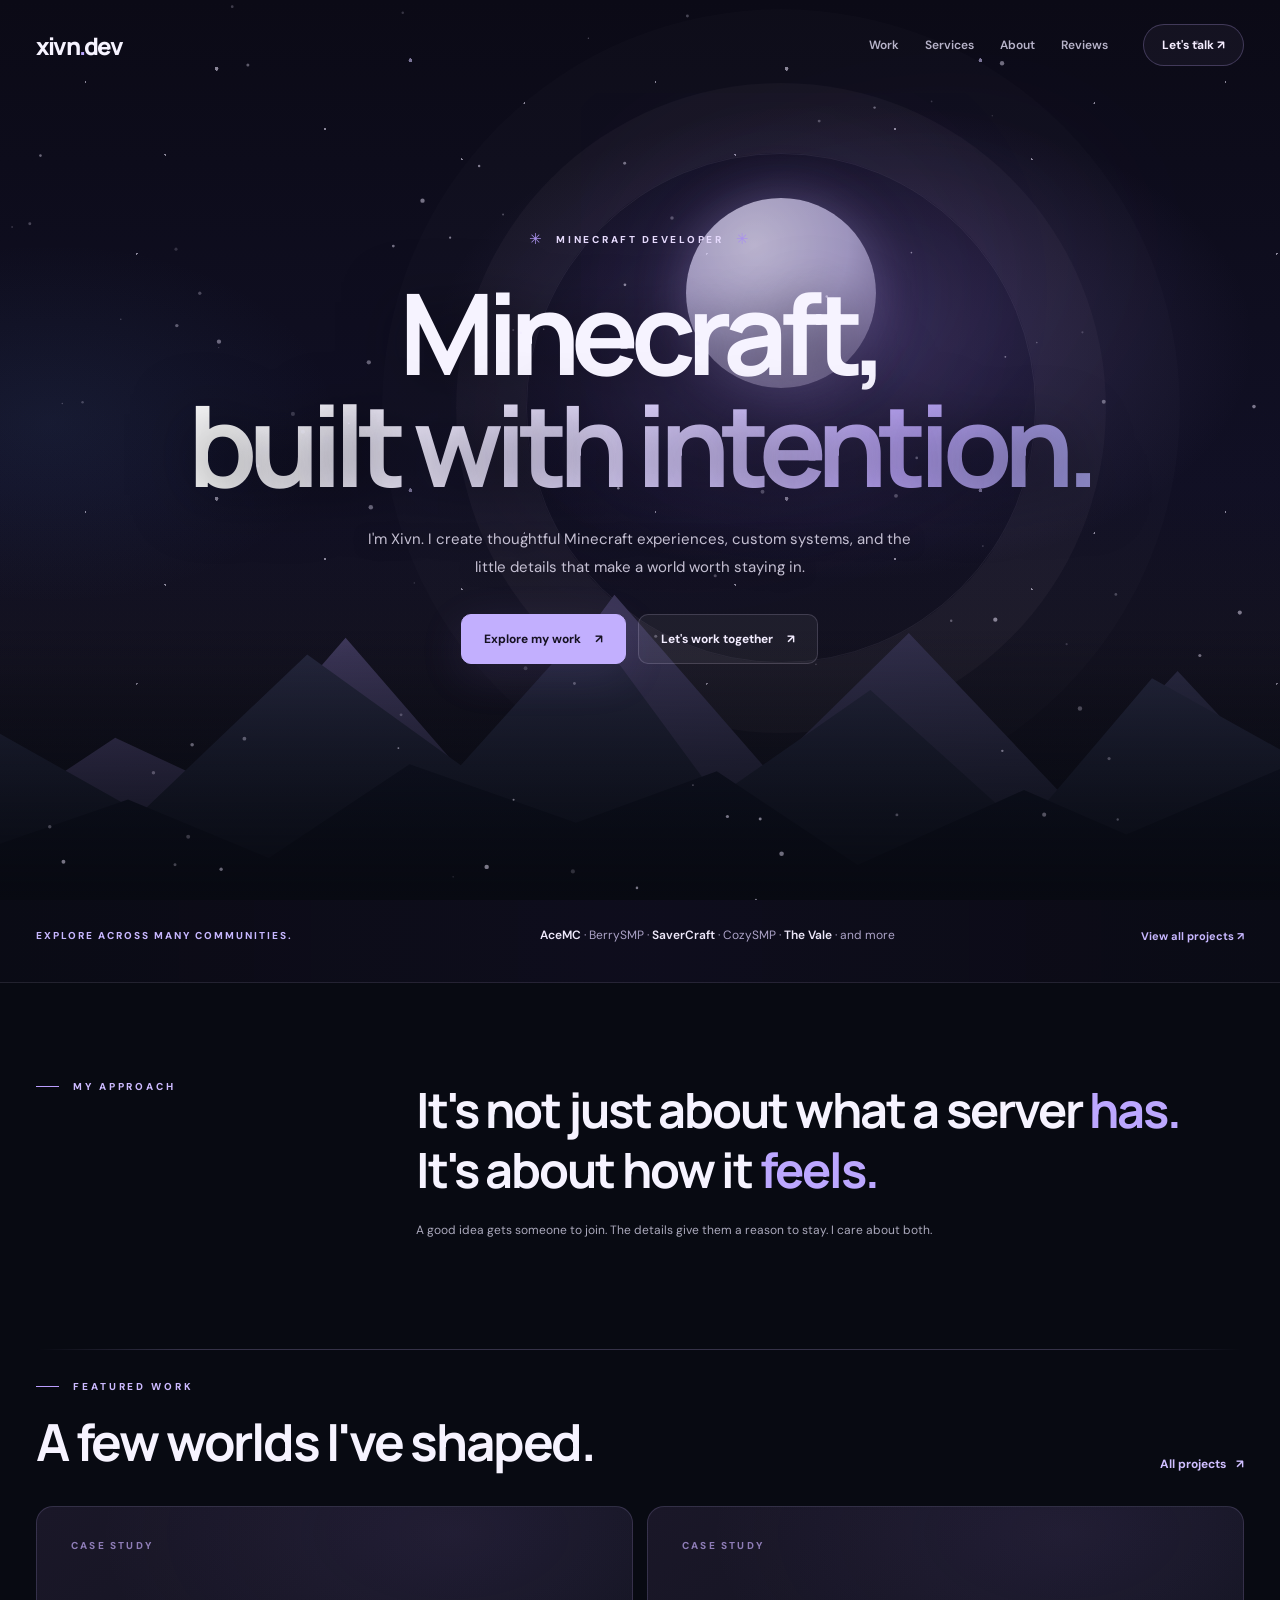
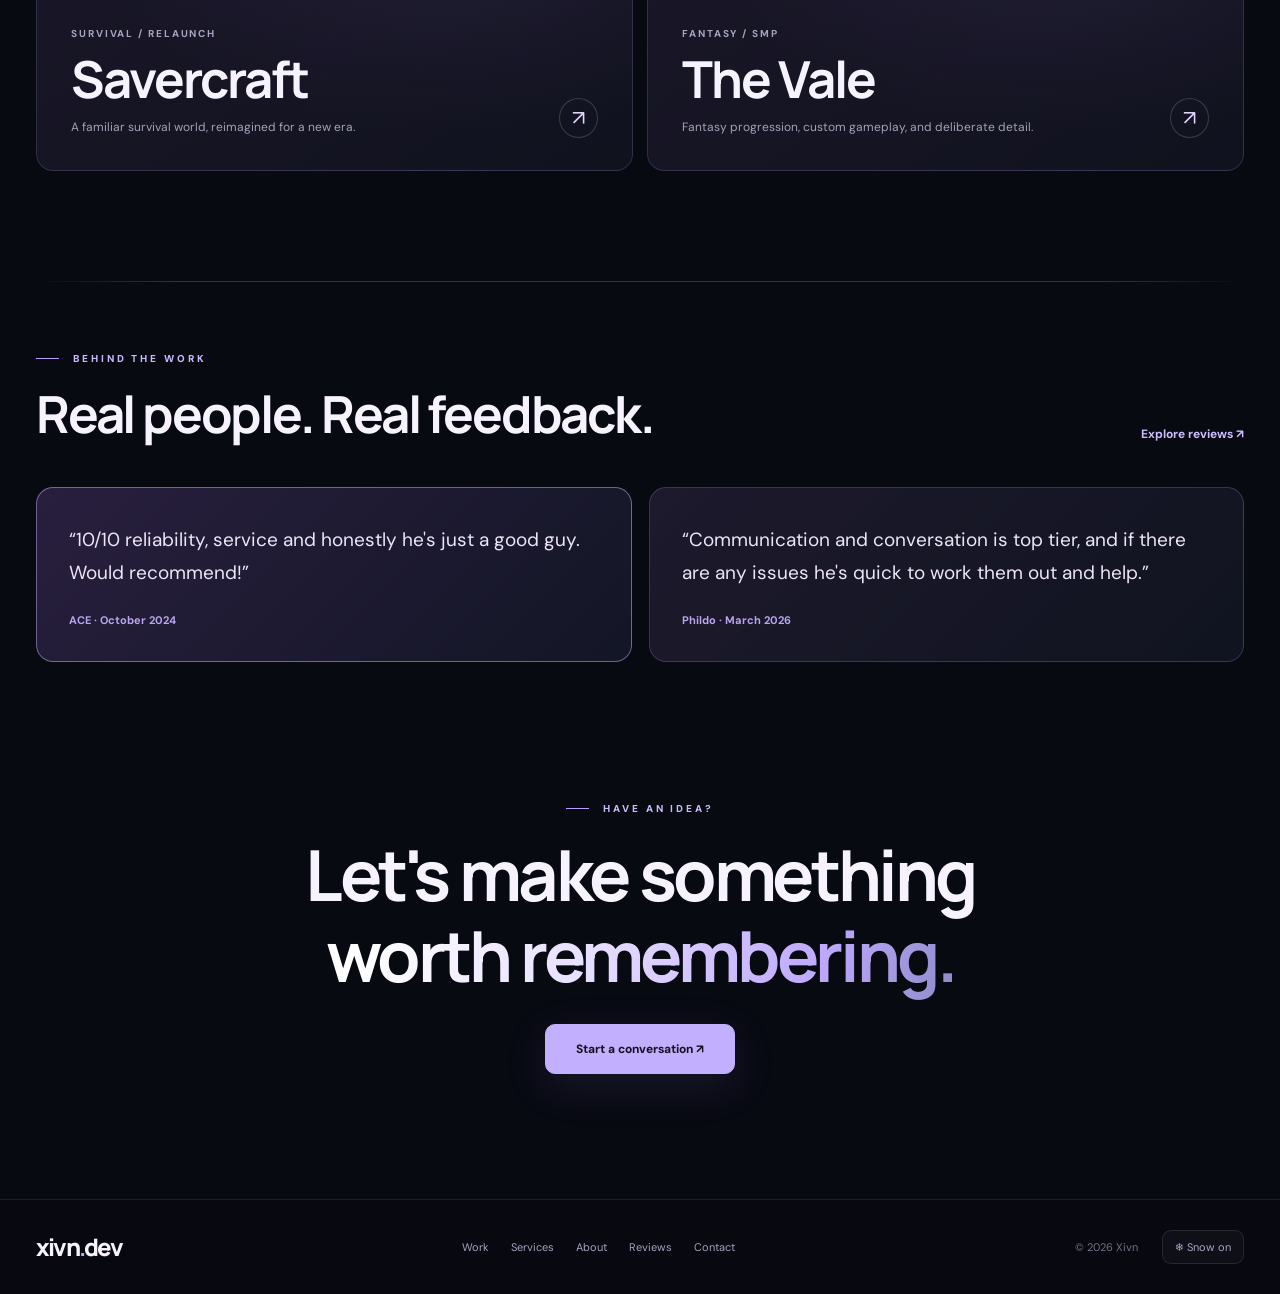
<file: index.html>
<!DOCTYPE html>

<html lang="en"><head><meta charset="utf-8"/><meta content="width=device-width,initial-scale=1" name="viewport"/><meta content="#080a12" name="theme-color"/><meta content="Minecraft development, custom gameplay, and thoughtful server experiences." name="description"/><title>xivn.dev</title><link href="styles.css" rel="stylesheet"/><link href="favicon.svg" rel="icon" type="image/svg+xml"/><meta content="website" property="og:type"/><meta content="xivn.dev" property="og:site_name"/><meta content="xivn.dev" property="og:title"/><meta content="Minecraft development, custom gameplay, and thoughtful server experiences." property="og:description"/><meta content="en_US" property="og:locale"/><meta content="summary" name="twitter:card"/><meta content="xivn.dev" name="twitter:title"/><meta content="Minecraft development, custom gameplay, and thoughtful server experiences." name="twitter:description"/></head><body><div aria-hidden="true" class="main-bg"></div><canvas aria-hidden="true" id="snow"></canvas><header class="navbar"><div class="wrap nav-inner"><a aria-label="xivn.dev homepage" class="logo" href="index.html">xivn<b>.</b>dev</a><nav aria-label="Main navigation" class="navlinks"><a class="" href="work.html">Work</a><a class="" href="services.html">Services</a><a class="" href="about.html">About</a><a href="reviews.html">Reviews</a></nav><a class="nav-action" href="contact.html">Let's talk <span aria-hidden="true">↗</span></a><button aria-controls="mobile-menu" aria-expanded="false" aria-label="Toggle navigation" class="mobile-trigger" data-menu-trigger="" type="button">☰</button></div></header><nav aria-label="Mobile navigation" class="mobile-menu" id="mobile-menu"><a href="index.html">Home</a><a href="work.html">Work</a><a href="services.html">Services</a><a href="about.html">About</a><a href="reviews.html">Reviews</a><a href="contact.html">Contact</a></nav><main id="main"><section aria-labelledby="hero-title" class="hero"><div aria-hidden="true" class="stars"></div><div aria-hidden="true" class="aurora"></div><div aria-hidden="true" class="moon-rings"></div><div aria-hidden="true" class="moon"></div><div aria-hidden="true" class="mountain far"></div><div aria-hidden="true" class="mountain mid"></div><div aria-hidden="true" class="mountain near"></div><div class="hero-content"><div class="hero-eyebrow">Minecraft Developer</div><h1 id="hero-title">Minecraft,<br/><span class="gradient">built with intention.</span></h1><p class="hero-sub">I'm Xivn. I create thoughtful Minecraft experiences, custom systems, and the little details that make a world worth staying in.</p><div class="hero-actions"><a class="btn btn-primary" href="work.html">Explore my work <span aria-hidden="true">↗</span></a><a class="btn btn-secondary" href="contact.html">Let's work together <span aria-hidden="true">↗</span></a></div></div></section>
<section class="credibility"><div class="wrap credibility-inner"><span class="micro">Explore across many communities.</span><span class="names"><b>AceMC</b> · BerrySMP · <b>SaverCraft</b> · CozySMP · <b>The Vale</b> · and more</span><a href="work.html">View all projects ↗</a></div></section><section class="wrap home-intro" id="intro"><div class="kicker reveal">My approach</div><div class="reveal"><h2>It's not just about what a server <em>has.</em><br/>It's about how it <em>feels.</em></h2><p class="small">A good idea gets someone to join. The details give them a reason to stay. I care about both.</p></div></section><div class="wrap thin-rule"></div>
<section class="wrap home-work"><div class="section-header reveal"><div><span class="kicker">Featured work</span><h2>A few worlds I've shaped.</h2></div><a class="btn-link" href="work.html">All projects <span aria-hidden="true">↗</span></a></div><div class="feature-grid"><a aria-label="View the SaverCraft project" class="feature-card reveal" href="projects/savercraft.html"><div class="feature-info"><div><span class="meta">Survival / Relaunch</span><h3>Savercraft</h3><p>A familiar survival world, reimagined for a new era.</p></div><span aria-hidden="true" class="feature-arrow">↗</span></div></a><a aria-label="View The Vale project" class="feature-card reveal" href="projects/the-vale.html"><div class="feature-info"><div><span class="meta">Fantasy / SMP</span><h3>The Vale</h3><p>Fantasy progression, custom gameplay, and deliberate detail.</p></div><span aria-hidden="true" class="feature-arrow">↗</span></div></a></div></section><div class="wrap thin-rule"></div>
<section class="wrap" style="padding:70px 0 10px"><div class="section-header reveal"><div><span class="kicker">Behind the work</span><h2>Real people. Real feedback.</h2></div><div><a class="btn-link" href="reviews.html">Explore reviews ↗</a></div></div></section><section class="wrap review-teaser-grid"><article class="review-teaser reveal lead-review"><blockquote>“10/10 reliability, service and honestly he's just a good guy. Would recommend!”</blockquote><span class="review-by">ACE · October 2024</span></article><article class="review-teaser reveal"><blockquote>“Communication and conversation is top tier, and if there are any issues he's quick to work them out and help.”</blockquote><span class="review-by">Phildo · March 2026</span></article></section><section class="home-close wrap reveal"><span class="kicker" style="justify-content:center">Have an idea?</span><h2>Let's make something<br/><span class="gradient">worth remembering.</span></h2><a class="btn btn-primary" href="contact.html">Start a conversation ↗</a></section></main><footer class="footer"><div class="wrap footer-inner"><a class="logo" href="index.html">xivn<b>.</b>dev</a><nav aria-label="Footer" class="footer-nav"><a href="work.html">Work</a><a href="services.html">Services</a><a href="about.html">About</a><a href="reviews.html">Reviews</a><a href="contact.html">Contact</a></nav><div class="footer-right"><span class="footer-note">© 2026 Xivn</span><button aria-pressed="true" class="snow-control" data-snow-toggle="" type="button">❄ Snow on</button></div></div></footer><script defer="" src="site.js"></script></body></html>
</file>
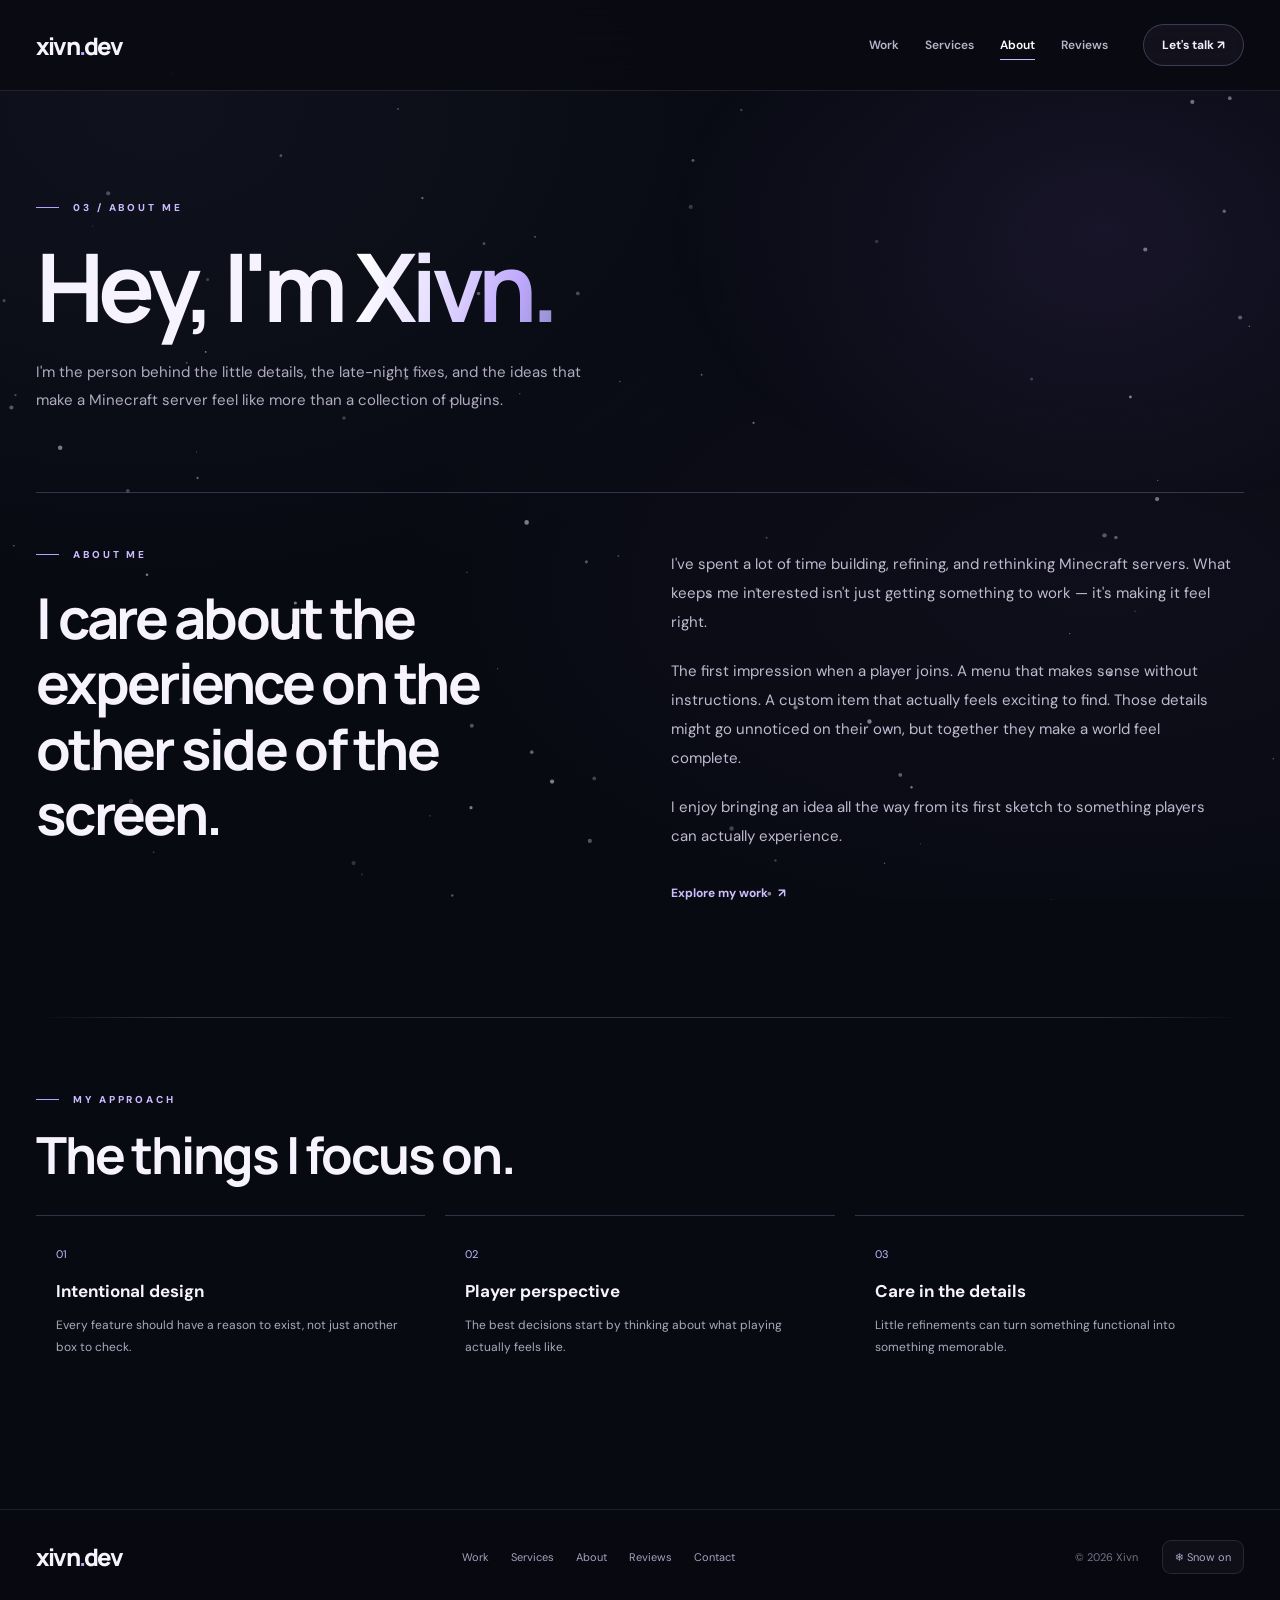
<file: about.html>
<!DOCTYPE html>

<html lang="en"><head><meta charset="utf-8"/><meta content="width=device-width,initial-scale=1" name="viewport"/><meta content="#080a12" name="theme-color"/><meta content="Meet Xivn, a Minecraft developer focused on building polished player experiences." name="description"/><title>About | xivn.dev</title><link href="styles.css" rel="stylesheet"/><link href="favicon.svg" rel="icon" type="image/svg+xml"/><meta content="website" property="og:type"/><meta content="xivn.dev" property="og:site_name"/><meta content="xivn.dev" property="og:title"/><meta content="Meet Xivn, a Minecraft developer focused on building polished player experiences." property="og:description"/><meta content="en_US" property="og:locale"/><meta content="summary" name="twitter:card"/><meta content="xivn.dev" name="twitter:title"/><meta content="Meet Xivn, a Minecraft developer focused on building polished player experiences." name="twitter:description"/></head><body><div aria-hidden="true" class="main-bg"></div><canvas aria-hidden="true" id="snow"></canvas><header class="navbar inner"><div class="wrap nav-inner"><a aria-label="xivn.dev homepage" class="logo" href="index.html">xivn<b>.</b>dev</a><nav aria-label="Main navigation" class="navlinks"><a class="" href="work.html">Work</a><a class="" href="services.html">Services</a><a aria-current="page" class="active" href="about.html">About</a><a href="reviews.html">Reviews</a></nav><a class="nav-action" href="contact.html">Let's talk <span aria-hidden="true">↗</span></a><button aria-controls="mobile-menu" aria-expanded="false" aria-label="Toggle navigation" class="mobile-trigger" data-menu-trigger="" type="button">☰</button></div></header><nav aria-label="Mobile navigation" class="mobile-menu" id="mobile-menu"><a href="index.html">Home</a><a href="work.html">Work</a><a href="services.html">Services</a><a href="about.html">About</a><a href="reviews.html">Reviews</a><a href="contact.html">Contact</a></nav><main id="main"><section class="interior-hero"><div class="wrap"><span class="kicker">03 / About me</span><h1>Hey, I'm <span class="gradient">Xivn.</span></h1><p>I'm the person behind the little details, the late-night fixes, and the ideas that make a Minecraft server feel like more than a collection of plugins.</p></div></section><section class="wrap about-editorial"><div class="about-editorial-heading reveal"><span class="kicker">About me</span><h2>I care about the experience on the other side of the screen.</h2></div><div class="about-editorial-story reveal"><p>I've spent a lot of time building, refining, and rethinking Minecraft servers. What keeps me interested isn't just getting something to work — it's making it feel right.</p><p>The first impression when a player joins. A menu that makes sense without instructions. A custom item that actually feels exciting to find. Those details might go unnoticed on their own, but together they make a world feel complete.</p><p>I enjoy bringing an idea all the way from its first sketch to something players can actually experience.</p><a class="btn-link" href="work.html">Explore my work <span aria-hidden="true">↗</span></a></div></section><div class="wrap thin-rule"></div><section class="wrap" style="padding:75px 0 30px"><span class="kicker">My approach</span><h2 class="display-h2">The things I focus on.</h2></section><section class="wrap about-values"><div class="value reveal"><span class="num">01</span><h3>Intentional design</h3><p>Every feature should have a reason to exist, not just another box to check.</p></div><div class="value reveal"><span class="num">02</span><h3>Player perspective</h3><p>The best decisions start by thinking about what playing actually feels like.</p></div><div class="value reveal"><span class="num">03</span><h3>Care in the details</h3><p>Little refinements can turn something functional into something memorable.</p></div></section></main><footer class="footer"><div class="wrap footer-inner"><a class="logo" href="index.html">xivn<b>.</b>dev</a><nav aria-label="Footer" class="footer-nav"><a href="work.html">Work</a><a href="services.html">Services</a><a href="about.html">About</a><a href="reviews.html">Reviews</a><a href="contact.html">Contact</a></nav><div class="footer-right"><span class="footer-note">© 2026 Xivn</span><button aria-pressed="true" class="snow-control" data-snow-toggle="" type="button">❄ Snow on</button></div></div></footer><script defer="" src="site.js"></script></body></html>
</file>
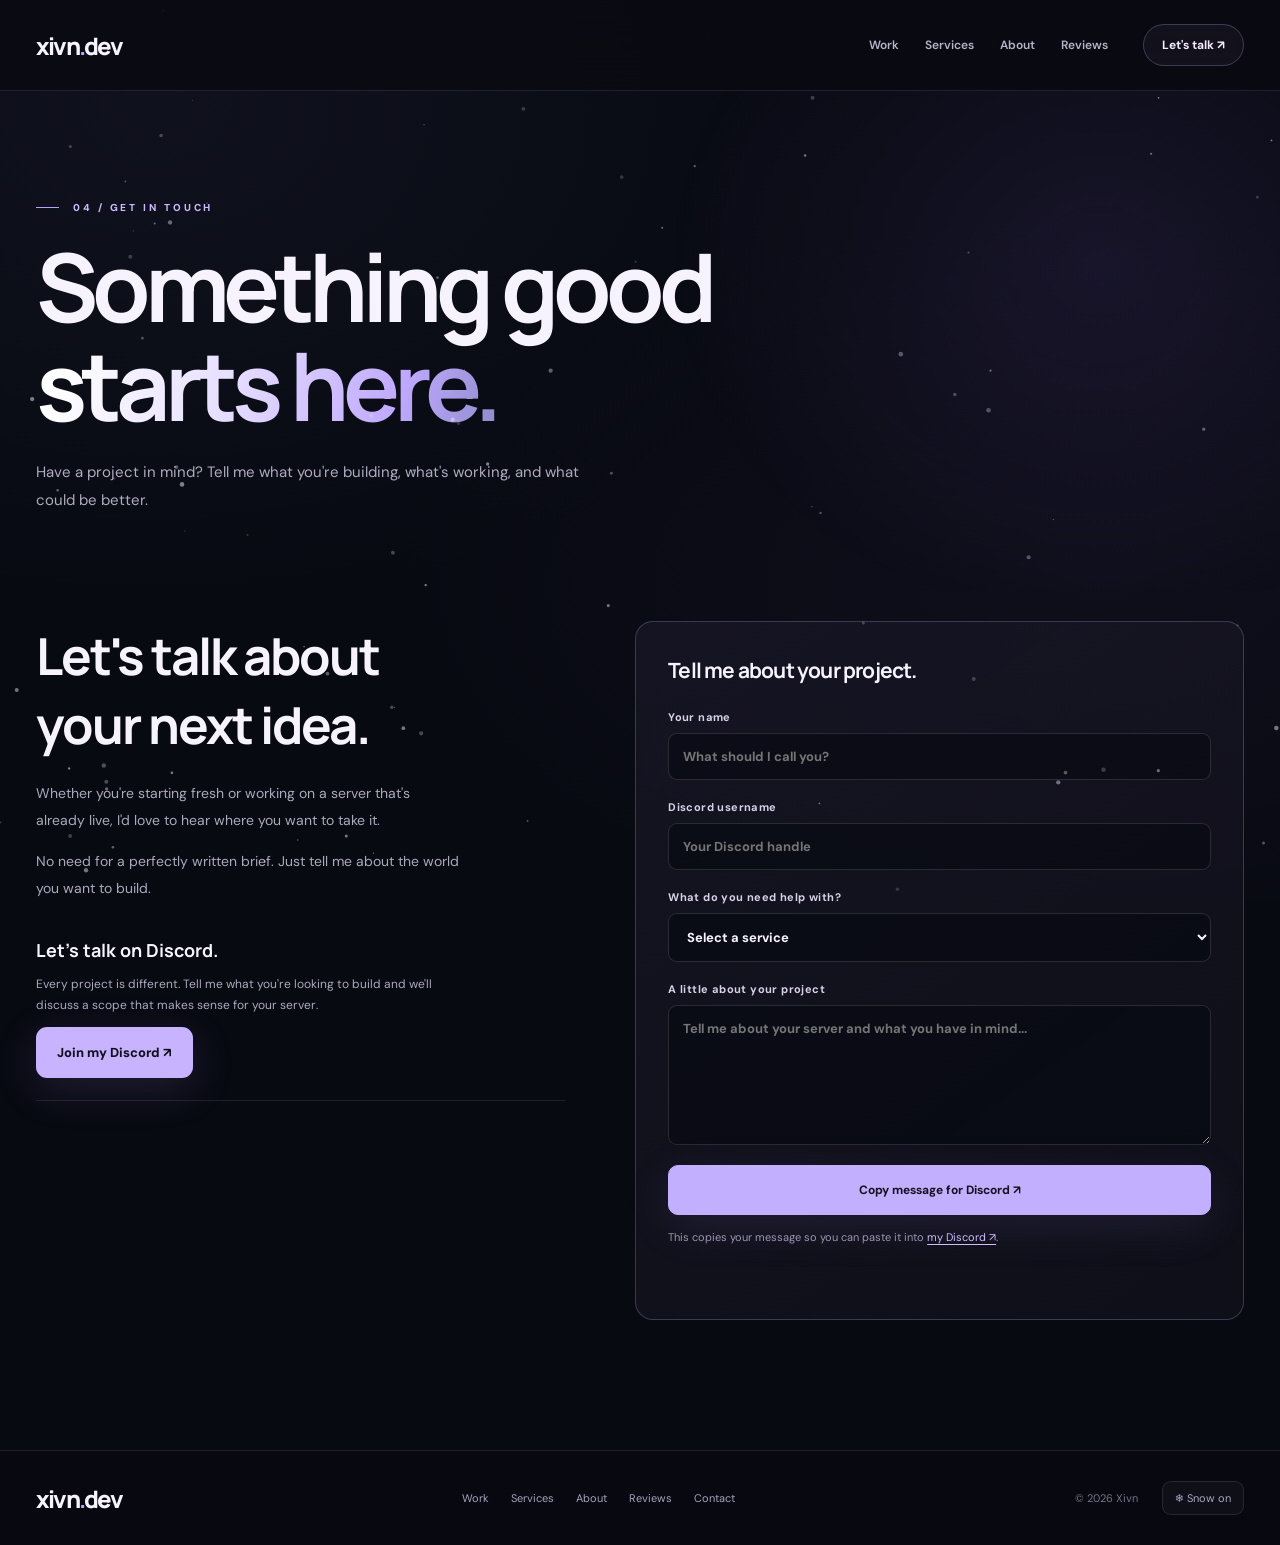
<file: contact.html>
<!DOCTYPE html>

<html lang="en"><head><meta charset="utf-8"/><meta content="width=device-width,initial-scale=1" name="viewport"/><meta content="#080a12" name="theme-color"/><meta content="Get in touch with Xivn about your Minecraft server or project." name="description"/><title>Contact | xivn.dev</title><link href="styles.css" rel="stylesheet"/><link href="favicon.svg" rel="icon" type="image/svg+xml"/><meta content="website" property="og:type"/><meta content="xivn.dev" property="og:site_name"/><meta content="xivn.dev" property="og:title"/><meta content="Get in touch with Xivn about your Minecraft server or project." property="og:description"/><meta content="en_US" property="og:locale"/><meta content="summary" name="twitter:card"/><meta content="xivn.dev" name="twitter:title"/><meta content="Get in touch with Xivn about your Minecraft server or project." name="twitter:description"/></head><body><div aria-hidden="true" class="main-bg"></div><canvas aria-hidden="true" id="snow"></canvas><header class="navbar inner"><div class="wrap nav-inner"><a aria-label="xivn.dev homepage" class="logo" href="index.html">xivn<b>.</b>dev</a><nav aria-label="Main navigation" class="navlinks"><a class="" href="work.html">Work</a><a class="" href="services.html">Services</a><a class="" href="about.html">About</a><a href="reviews.html">Reviews</a></nav><a class="nav-action" href="contact.html">Let's talk <span aria-hidden="true">↗</span></a><button aria-controls="mobile-menu" aria-expanded="false" aria-label="Toggle navigation" class="mobile-trigger" data-menu-trigger="" type="button">☰</button></div></header><nav aria-label="Mobile navigation" class="mobile-menu" id="mobile-menu"><a href="index.html">Home</a><a href="work.html">Work</a><a href="services.html">Services</a><a href="about.html">About</a><a href="reviews.html">Reviews</a><a href="contact.html">Contact</a></nav><main id="main"><section class="interior-hero"><div class="wrap"><span class="kicker">04 / Get in touch</span><h1>Something good<br/><span class="gradient">starts here.</span></h1><p>Have a project in mind? Tell me what you're building, what's working, and what could be better.</p></div></section><section class="wrap contact-layout"><div class="contact-copy reveal"><h2>Let's talk about<br/>your next idea.</h2><p>Whether you're starting fresh or working on a server that's already live, I'd love to hear where you want to take it.</p><p>No need for a perfectly written brief. Just tell me about the world you want to build.</p><div class="discord-area-v4"><strong>Let's talk on Discord.</strong><p>Every project is different. Tell me what you're looking to build and we'll discuss a scope that makes sense for your server.</p><a class="discord-cta-v4" href="https://discord.gg/Pr4ZYjNA2f" rel="noopener noreferrer" target="_blank">Join my Discord ↗</a></div></div><form class="contact-form reveal" id="inquiry-form"><h3>Tell me about your project.</h3><label class="field">Your name<input maxlength="80" name="name" placeholder="What should I call you?" required="" type="text"/></label><label class="field">Discord username<input maxlength="80" name="discord" placeholder="Your Discord handle" required="" type="text"/></label><label class="field">What do you need help with?<select name="type" required=""><option disabled="" selected="" value="">Select a service</option><option>Server setup &amp; launches</option><option>Plugin configuration &amp; integration</option><option>Custom plugin development</option><option>Custom items, crates &amp; rewards</option><option>Events &amp; player engagement</option><option>User experience &amp; presentation</option><option>Optimization &amp; technical audits</option><option>Retention &amp; monetization reviews</option><option>Staff structure &amp; operations</option><option>Ongoing server development</option><option>Something else / multiple services</option></select></label><label class="field">A little about your project<textarea maxlength="2500" name="details" placeholder="Tell me about your server and what you have in mind..." required="" rows="5"></textarea></label><button class="btn btn-primary" type="submit">Copy message for Discord ↗</button><p class="form-helper">This copies your message so you can paste it into <a href="https://discord.gg/Pr4ZYjNA2f" rel="noopener noreferrer" target="_blank">my Discord ↗</a>.</p><p aria-live="polite" class="form-status" id="form-status"></p><textarea aria-label="Select and copy your inquiry" class="copy-fallback field" id="copy-fallback" readonly="" rows="7"></textarea></form></section></main><footer class="footer"><div class="wrap footer-inner"><a class="logo" href="index.html">xivn<b>.</b>dev</a><nav aria-label="Footer" class="footer-nav"><a href="work.html">Work</a><a href="services.html">Services</a><a href="about.html">About</a><a href="reviews.html">Reviews</a><a href="contact.html">Contact</a></nav><div class="footer-right"><span class="footer-note">© 2026 Xivn</span><button aria-pressed="true" class="snow-control" data-snow-toggle="" type="button">❄ Snow on</button></div></div></footer><script defer="" src="site.js"></script></body></html>
</file>
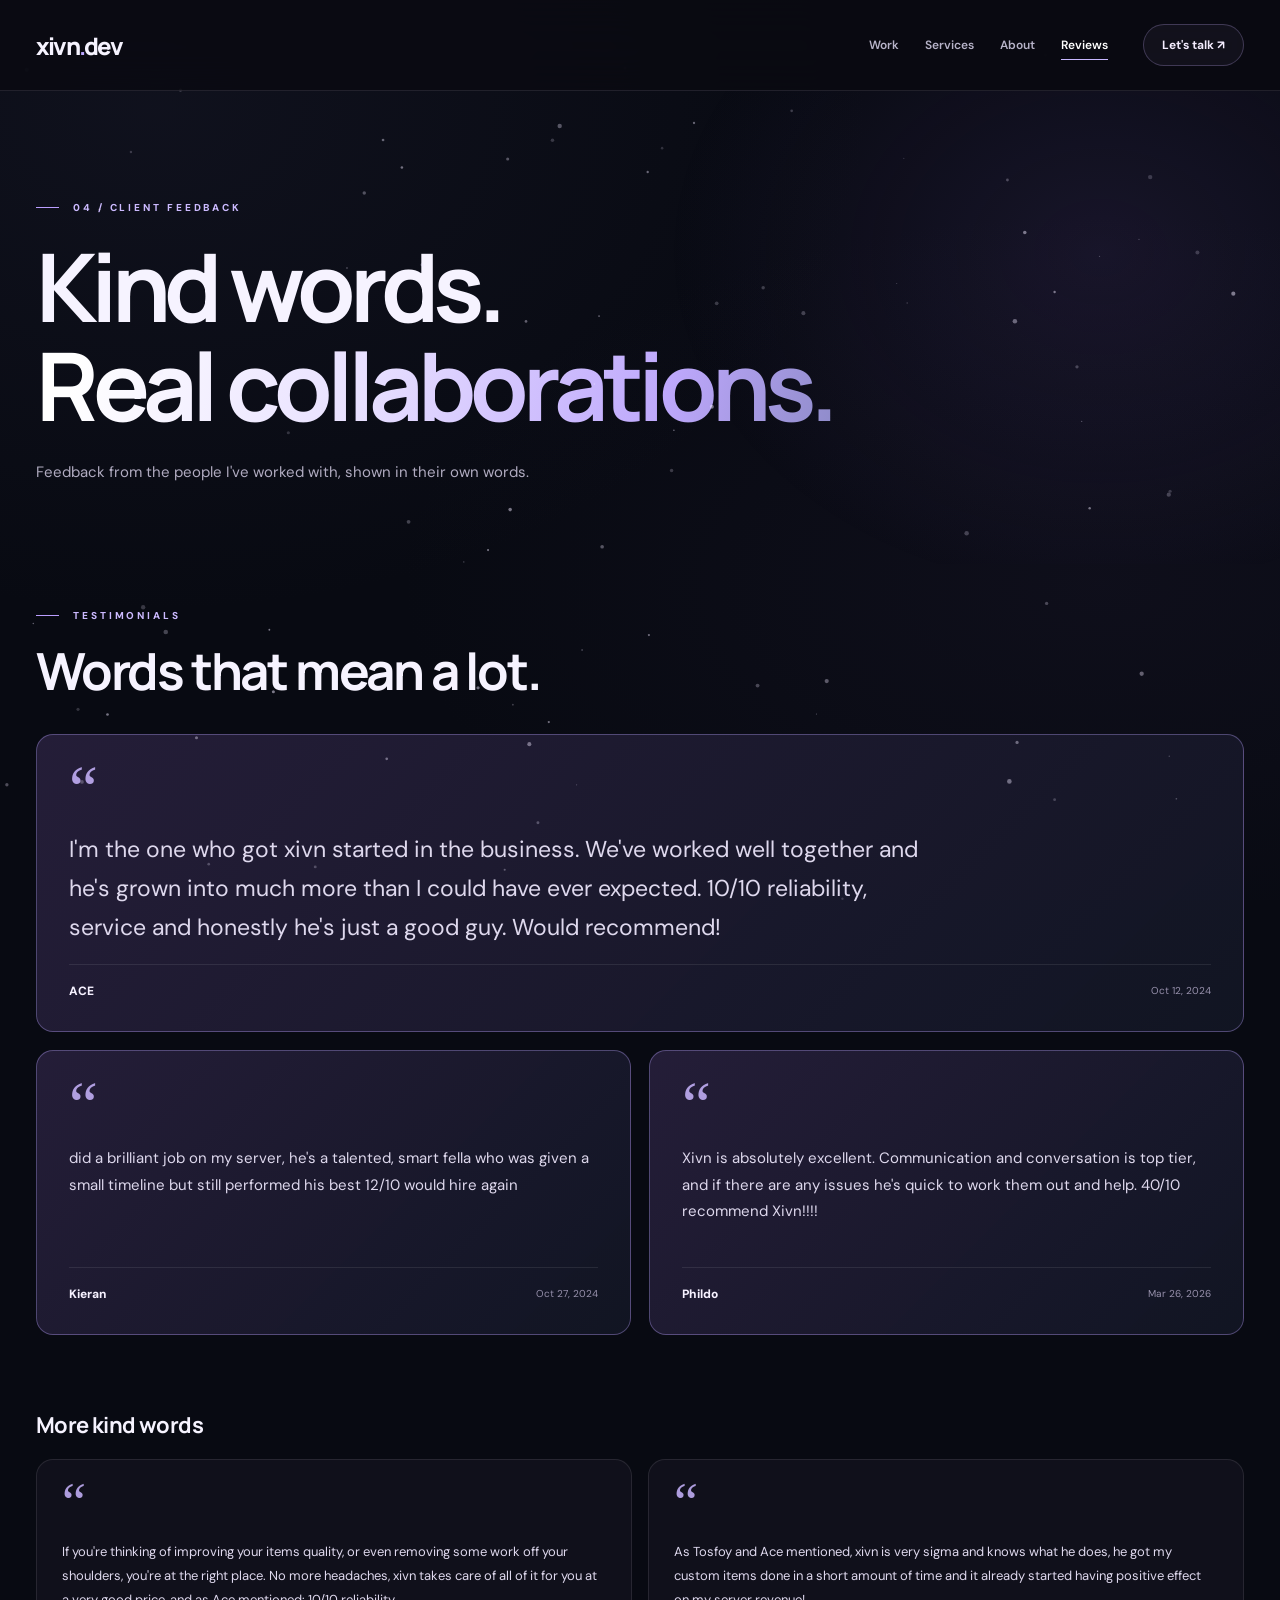
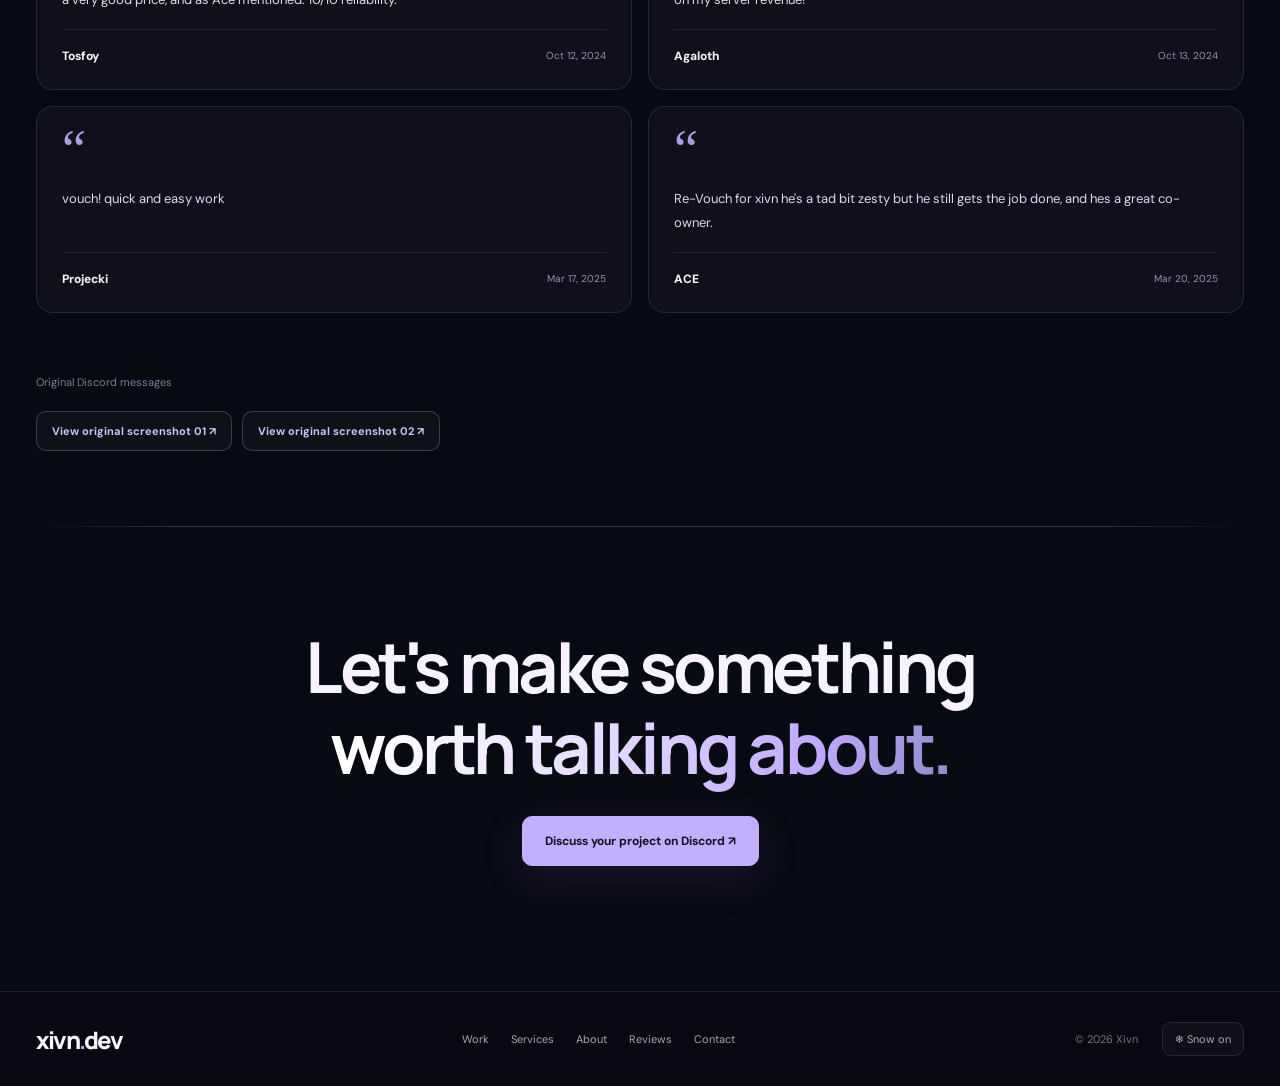
<file: reviews.html>
<!DOCTYPE html>

<html lang="en"><head><meta charset="utf-8"/><meta content="width=device-width,initial-scale=1" name="viewport"/><meta content="#080a12" name="theme-color"/><meta content="Feedback from server owners and collaborators who have worked with Xivn." name="description"/><title>Reviews | xivn.dev</title><link href="styles.css" rel="stylesheet"/><link href="favicon.svg" rel="icon" type="image/svg+xml"/><meta content="website" property="og:type"/><meta content="xivn.dev" property="og:site_name"/><meta content="xivn.dev" property="og:title"/><meta content="Feedback from server owners and collaborators who have worked with Xivn." property="og:description"/><meta content="en_US" property="og:locale"/><meta content="summary" name="twitter:card"/><meta content="xivn.dev" name="twitter:title"/><meta content="Feedback from server owners and collaborators who have worked with Xivn." name="twitter:description"/></head><body><div aria-hidden="true" class="main-bg"></div><canvas aria-hidden="true" id="snow"></canvas><header class="navbar inner"><div class="wrap nav-inner"><a aria-label="xivn.dev homepage" class="logo" href="index.html">xivn<b>.</b>dev</a><nav aria-label="Main navigation" class="navlinks"><a class="" href="work.html">Work</a><a class="" href="services.html">Services</a><a class="" href="about.html">About</a><a aria-current="page" class="active" href="reviews.html">Reviews</a></nav><a class="nav-action" href="contact.html">Let's talk <span aria-hidden="true">↗</span></a><button aria-controls="mobile-menu" aria-expanded="false" aria-label="Toggle navigation" class="mobile-trigger" data-menu-trigger="" type="button">☰</button></div></header><nav aria-label="Mobile navigation" class="mobile-menu" id="mobile-menu"><a href="index.html">Home</a><a href="work.html">Work</a><a href="services.html">Services</a><a href="about.html">About</a><a href="reviews.html">Reviews</a><a href="contact.html">Contact</a></nav><main id="main"><section class="interior-hero"><div class="wrap"><span class="kicker">04 / Client feedback</span><h1>Kind words.<br/><span class="gradient">Real collaborations.</span></h1><p>Feedback from the people I've worked with, shown in their own words.</p></div></section>
<section class="wrap" style="padding-top:45px"><div class="section-header"><div><span class="kicker">Testimonials</span><h2>Words that mean a lot.</h2></div></div><div class="review-spotlights"><article class="review-card-v4 reveal spotlight"><span aria-hidden="true" class="quote-mark">“</span><blockquote>I'm the one who got xivn started in the business. We've worked well together and he's grown into much more than I could have ever expected. 10/10 reliability, service and honestly he's just a good guy. Would recommend!</blockquote><footer><span class="review-name">ACE</span><time>Oct 12, 2024</time></footer></article><article class="review-card-v4 reveal spotlight"><span aria-hidden="true" class="quote-mark">“</span><blockquote>did a brilliant job on my server, he's a talented, smart fella who was given a small timeline but still performed his best 12/10 would hire again</blockquote><footer><span class="review-name">Kieran</span><time>Oct 27, 2024</time></footer></article><article class="review-card-v4 reveal spotlight"><span aria-hidden="true" class="quote-mark">“</span><blockquote>Xivn is absolutely excellent. Communication and conversation is top tier, and if there are any issues he's quick to work them out and help. 40/10 recommend Xivn!!!!</blockquote><footer><span class="review-name">Phildo</span><time>Mar 26, 2026</time></footer></article></div><div class="review-additional"><h3>More kind words</h3><div class="review-more-grid"><article class="review-card-v4 reveal"><span aria-hidden="true" class="quote-mark">“</span><blockquote>If you're thinking of improving your items quality, or even removing some work off your shoulders, you're at the right place. No more headaches, xivn takes care of all of it for you at a very good price, and as Ace mentioned: 10/10 reliability.</blockquote><footer><span class="review-name">Tosfoy</span><time>Oct 12, 2024</time></footer></article><article class="review-card-v4 reveal"><span aria-hidden="true" class="quote-mark">“</span><blockquote>As Tosfoy and Ace mentioned, xivn is very sigma and knows what he does, he got my custom items done in a short amount of time and it already started having positive effect on my server revenue!</blockquote><footer><span class="review-name">Agaloth</span><time>Oct 13, 2024</time></footer></article><article class="review-card-v4 reveal"><span aria-hidden="true" class="quote-mark">“</span><blockquote>vouch! quick and easy work</blockquote><footer><span class="review-name">Projecki</span><time>Mar 17, 2025</time></footer></article><article class="review-card-v4 reveal"><span aria-hidden="true" class="quote-mark">“</span><blockquote>Re-Vouch for xivn he's a tad bit zesty but he still gets the job done, and hes a great co-owner.</blockquote><footer><span class="review-name">ACE</span><time>Mar 20, 2025</time></footer></article></div></div><div class="review-source-links"><p>Original Discord messages</p><a class="source-link" href="assets/discord-reviews-1.webp" rel="noopener" target="_blank">View original screenshot 01 ↗</a><a class="source-link" href="assets/discord-reviews-2.webp" rel="noopener" target="_blank">View original screenshot 02 ↗</a></div></section>
<div class="wrap thin-rule"></div><section class="home-close wrap reveal"><h2>Let's make something<br/><span class="gradient">worth talking about.</span></h2><a class="btn btn-primary" href="https://discord.gg/Pr4ZYjNA2f" rel="noopener noreferrer" target="_blank">Discuss your project on Discord ↗</a></section></main><footer class="footer"><div class="wrap footer-inner"><a class="logo" href="index.html">xivn<b>.</b>dev</a><nav aria-label="Footer" class="footer-nav"><a href="work.html">Work</a><a href="services.html">Services</a><a href="about.html">About</a><a href="reviews.html">Reviews</a><a href="contact.html">Contact</a></nav><div class="footer-right"><span class="footer-note">© 2026 Xivn</span><button aria-pressed="true" class="snow-control" data-snow-toggle="" type="button">❄ Snow on</button></div></div></footer><script defer="" src="site.js"></script></body></html>
</file>
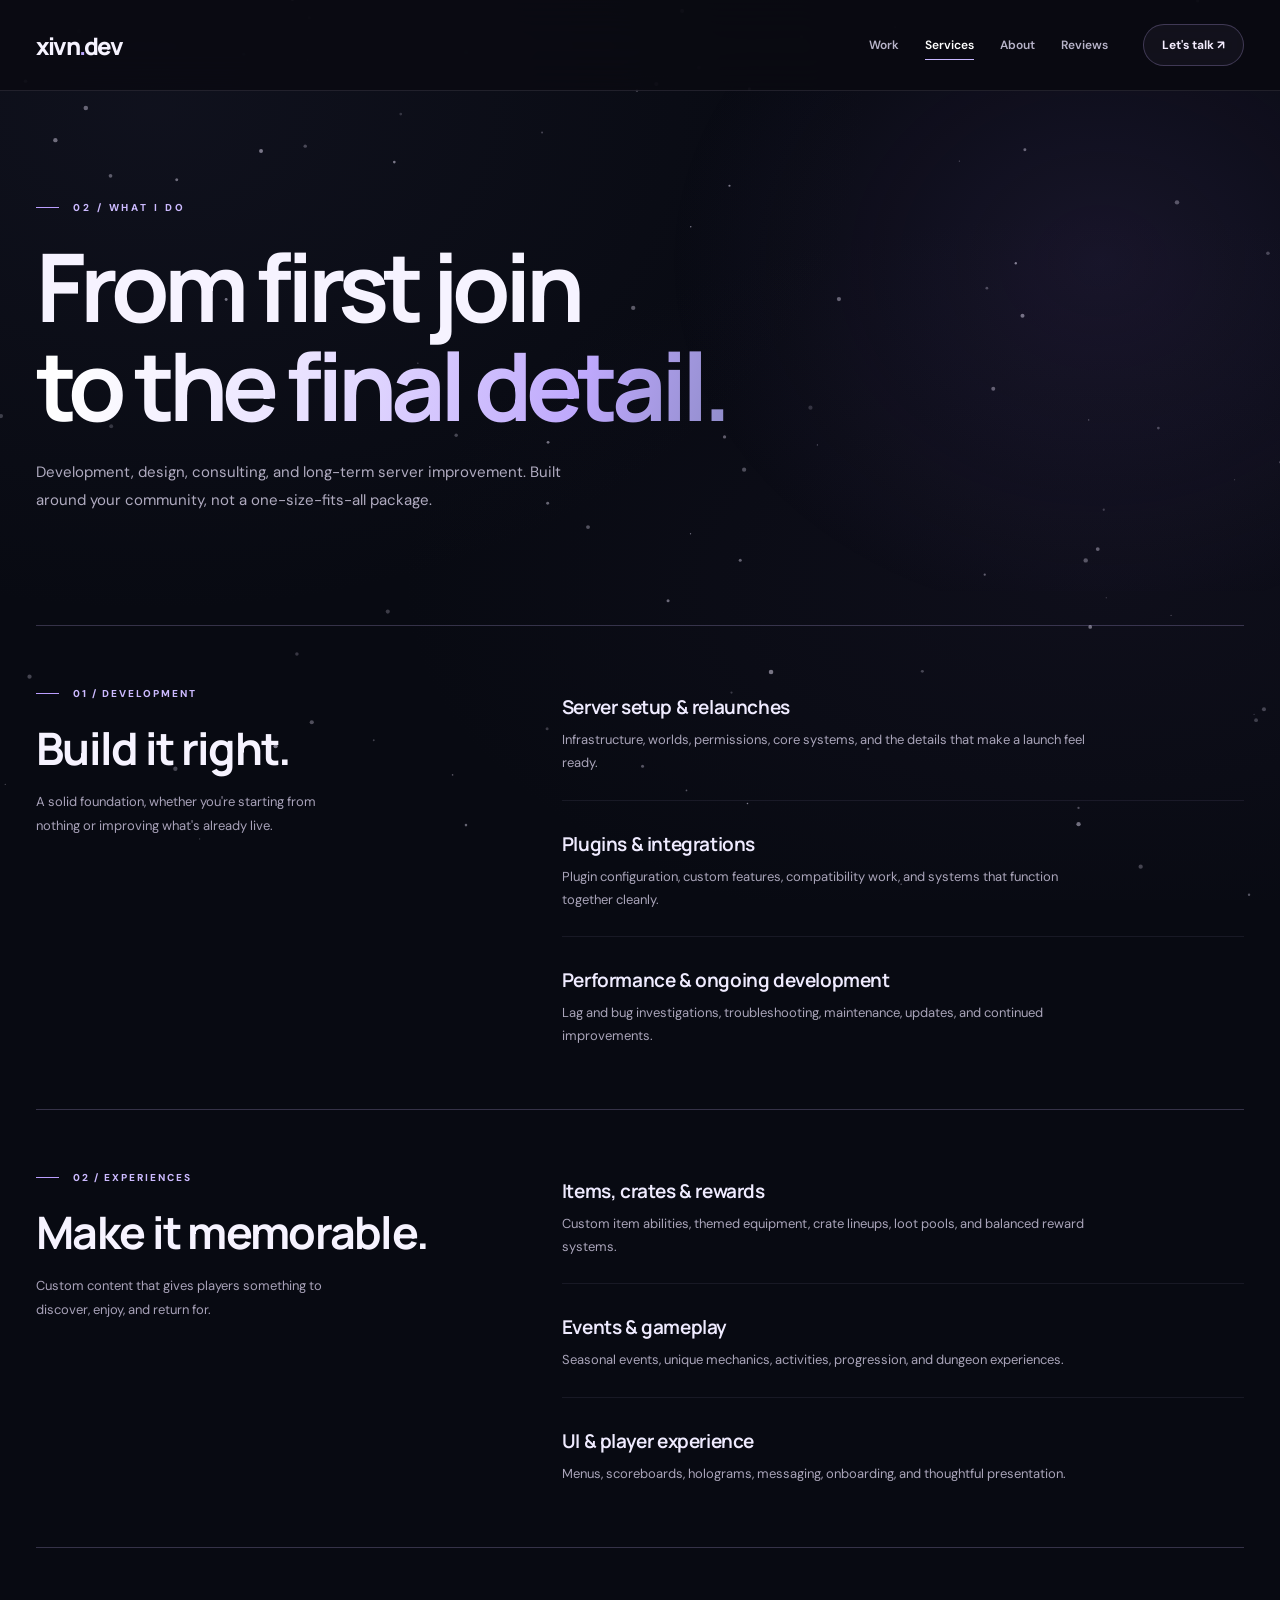
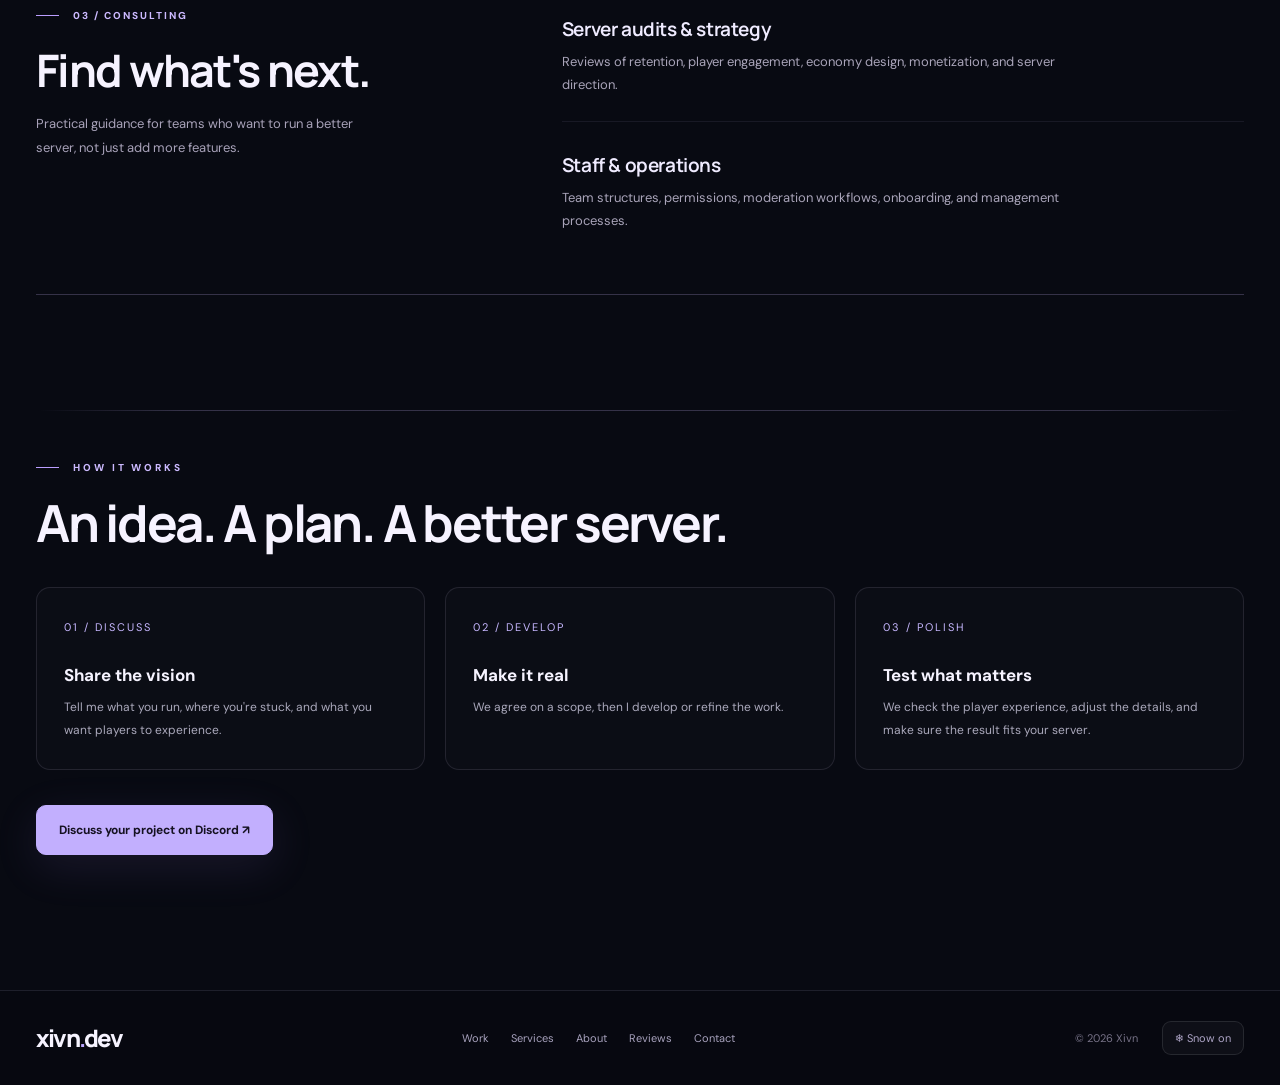
<file: services.html>
<!DOCTYPE html>

<html lang="en"><head><meta charset="utf-8"/><meta content="width=device-width,initial-scale=1" name="viewport"/><meta content="#080a12" name="theme-color"/><meta content="Minecraft server development, custom content, gameplay systems, and consulting." name="description"/><title>Services | xivn.dev</title><link href="styles.css" rel="stylesheet"/><link href="favicon.svg" rel="icon" type="image/svg+xml"/><meta content="website" property="og:type"/><meta content="xivn.dev" property="og:site_name"/><meta content="xivn.dev" property="og:title"/><meta content="Minecraft server development, custom content, gameplay systems, and consulting." property="og:description"/><meta content="en_US" property="og:locale"/><meta content="summary" name="twitter:card"/><meta content="xivn.dev" name="twitter:title"/><meta content="Minecraft server development, custom content, gameplay systems, and consulting." name="twitter:description"/></head><body><div aria-hidden="true" class="main-bg"></div><canvas aria-hidden="true" id="snow"></canvas><header class="navbar inner"><div class="wrap nav-inner"><a aria-label="xivn.dev homepage" class="logo" href="index.html">xivn<b>.</b>dev</a><nav aria-label="Main navigation" class="navlinks"><a class="" href="work.html">Work</a><a aria-current="page" class="active" href="services.html">Services</a><a class="" href="about.html">About</a><a href="reviews.html">Reviews</a></nav><a class="nav-action" href="contact.html">Let's talk <span aria-hidden="true">↗</span></a><button aria-controls="mobile-menu" aria-expanded="false" aria-label="Toggle navigation" class="mobile-trigger" data-menu-trigger="" type="button">☰</button></div></header><nav aria-label="Mobile navigation" class="mobile-menu" id="mobile-menu"><a href="index.html">Home</a><a href="work.html">Work</a><a href="services.html">Services</a><a href="about.html">About</a><a href="reviews.html">Reviews</a><a href="contact.html">Contact</a></nav><main id="main"><section class="interior-hero"><div class="wrap"><span class="kicker">02 / What I do</span><h1>From first join<br/><span class="gradient">to the final detail.</span></h1><p>Development, design, consulting, and long-term server improvement. Built around your community, not a one-size-fits-all package.</p></div></section>
<section aria-label="Development services" class="wrap services-v6">
<div class="service-chapter reveal"><div class="service-chapter-title"><span class="kicker">01 / Development</span><h2>Build it right.</h2><p>A solid foundation, whether you're starting from nothing or improving what's already live.</p></div><div class="service-chapter-items">
<article><h3>Server setup &amp; relaunches</h3><p>Infrastructure, worlds, permissions, core systems, and the details that make a launch feel ready.</p></article>
<article><h3>Plugins &amp; integrations</h3><p>Plugin configuration, custom features, compatibility work, and systems that function together cleanly.</p></article>
<article><h3>Performance &amp; ongoing development</h3><p>Lag and bug investigations, troubleshooting, maintenance, updates, and continued improvements.</p></article>
</div></div>
<div class="service-chapter reveal"><div class="service-chapter-title"><span class="kicker">02 / Experiences</span><h2>Make it memorable.</h2><p>Custom content that gives players something to discover, enjoy, and return for.</p></div><div class="service-chapter-items">
<article><h3>Items, crates &amp; rewards</h3><p>Custom item abilities, themed equipment, crate lineups, loot pools, and balanced reward systems.</p></article>
<article><h3>Events &amp; gameplay</h3><p>Seasonal events, unique mechanics, activities, progression, and dungeon experiences.</p></article>
<article><h3>UI &amp; player experience</h3><p>Menus, scoreboards, holograms, messaging, onboarding, and thoughtful presentation.</p></article>
</div></div>
<div class="service-chapter reveal"><div class="service-chapter-title"><span class="kicker">03 / Consulting</span><h2>Find what's next.</h2><p>Practical guidance for teams who want to run a better server, not just add more features.</p></div><div class="service-chapter-items">
<article><h3>Server audits &amp; strategy</h3><p>Reviews of retention, player engagement, economy design, monetization, and server direction.</p></article>
<article><h3>Staff &amp; operations</h3><p>Team structures, permissions, moderation workflows, onboarding, and management processes.</p></article>
</div></div>
</section><div class="wrap thin-rule"></div><section class="wrap process"><span class="kicker">How it works</span><h2 class="display-h2">An idea. A plan. A better server.</h2><div class="process-grid"><div class="process-item reveal"><span class="num">01 / DISCUSS</span><h3>Share the vision</h3><p>Tell me what you run, where you're stuck, and what you want players to experience.</p></div><div class="process-item reveal"><span class="num">02 / DEVELOP</span><h3>Make it real</h3><p>We agree on a scope, then I develop or refine the work.</p></div><div class="process-item reveal"><span class="num">03 / POLISH</span><h3>Test what matters</h3><p>We check the player experience, adjust the details, and make sure the result fits your server.</p></div></div><div style="margin-top:35px"><a class="btn btn-primary" href="https://discord.gg/Pr4ZYjNA2f" rel="noopener noreferrer" target="_blank">Discuss your project on Discord ↗</a></div></section></main><footer class="footer"><div class="wrap footer-inner"><a class="logo" href="index.html">xivn<b>.</b>dev</a><nav aria-label="Footer" class="footer-nav"><a href="work.html">Work</a><a href="services.html">Services</a><a href="about.html">About</a><a href="reviews.html">Reviews</a><a href="contact.html">Contact</a></nav><div class="footer-right"><span class="footer-note">© 2026 Xivn</span><button aria-pressed="true" class="snow-control" data-snow-toggle="" type="button">❄ Snow on</button></div></div></footer><script defer="" src="site.js"></script></body></html>
</file>
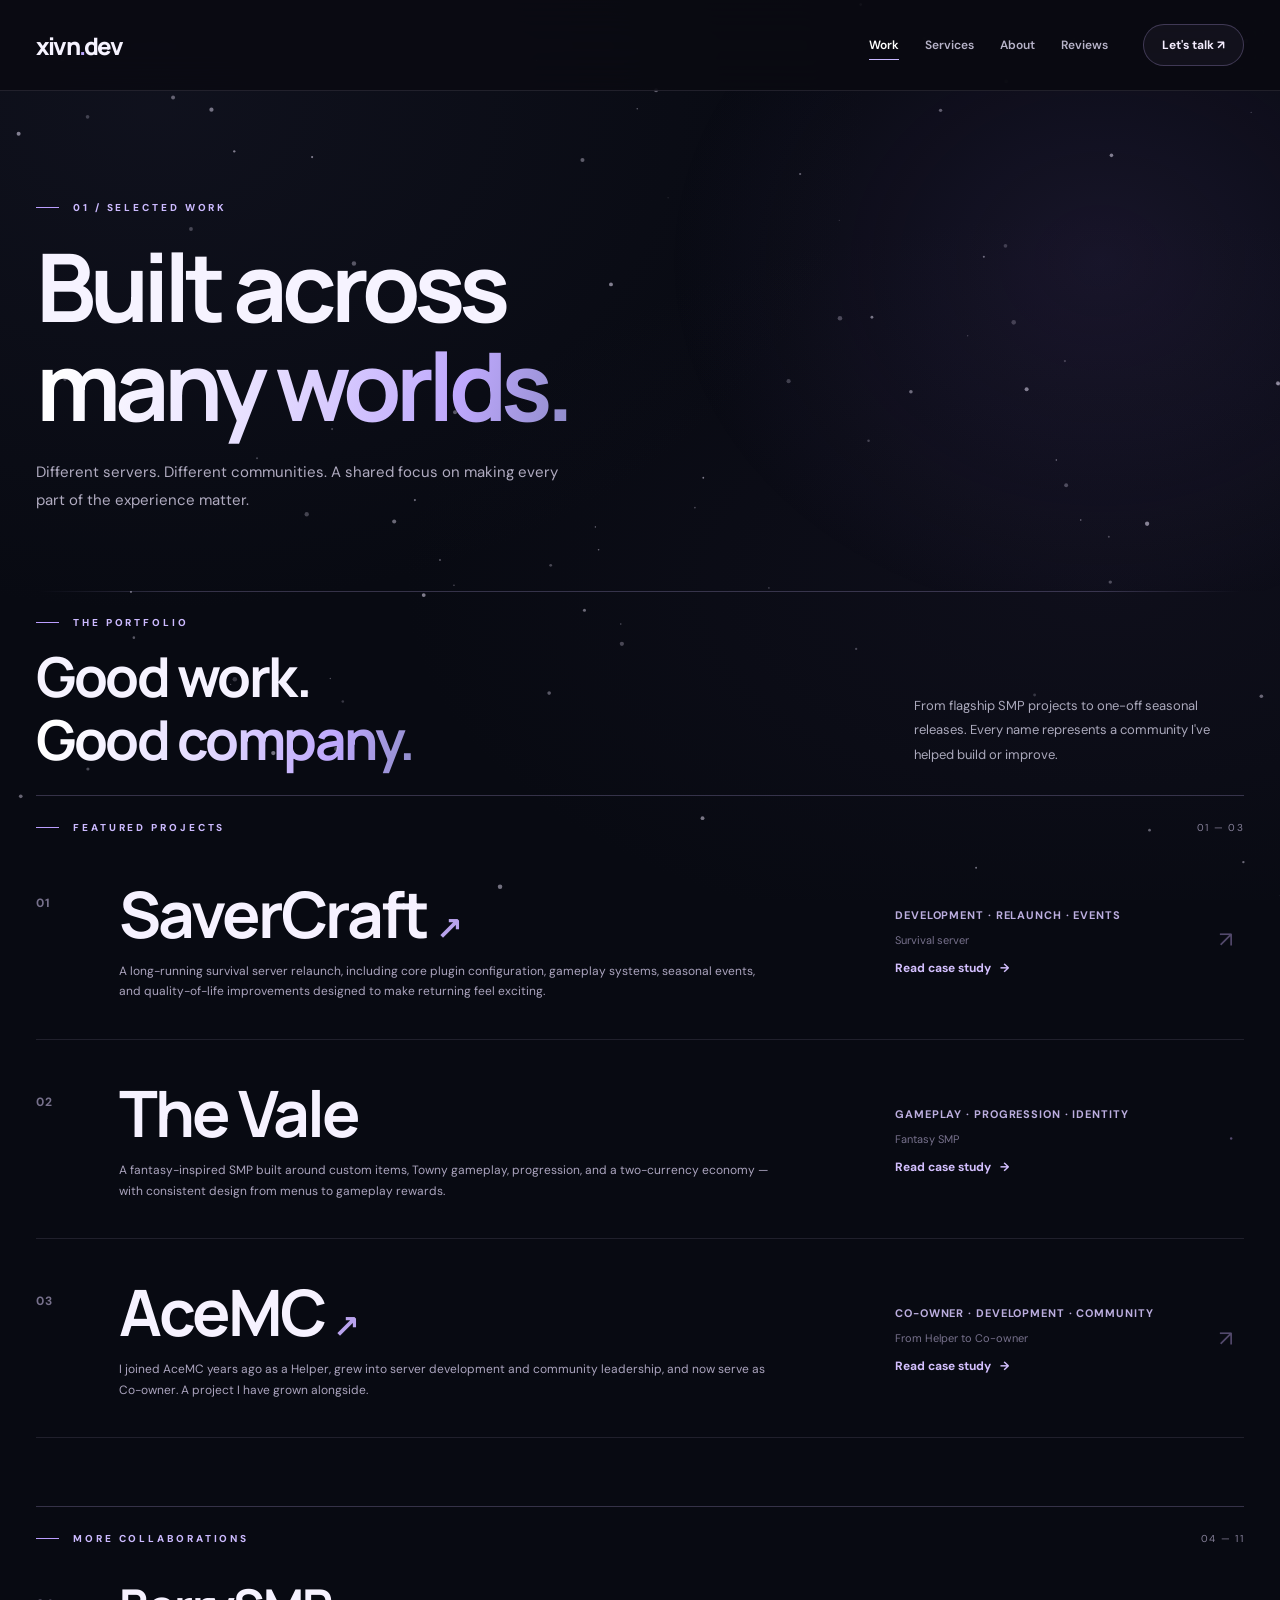
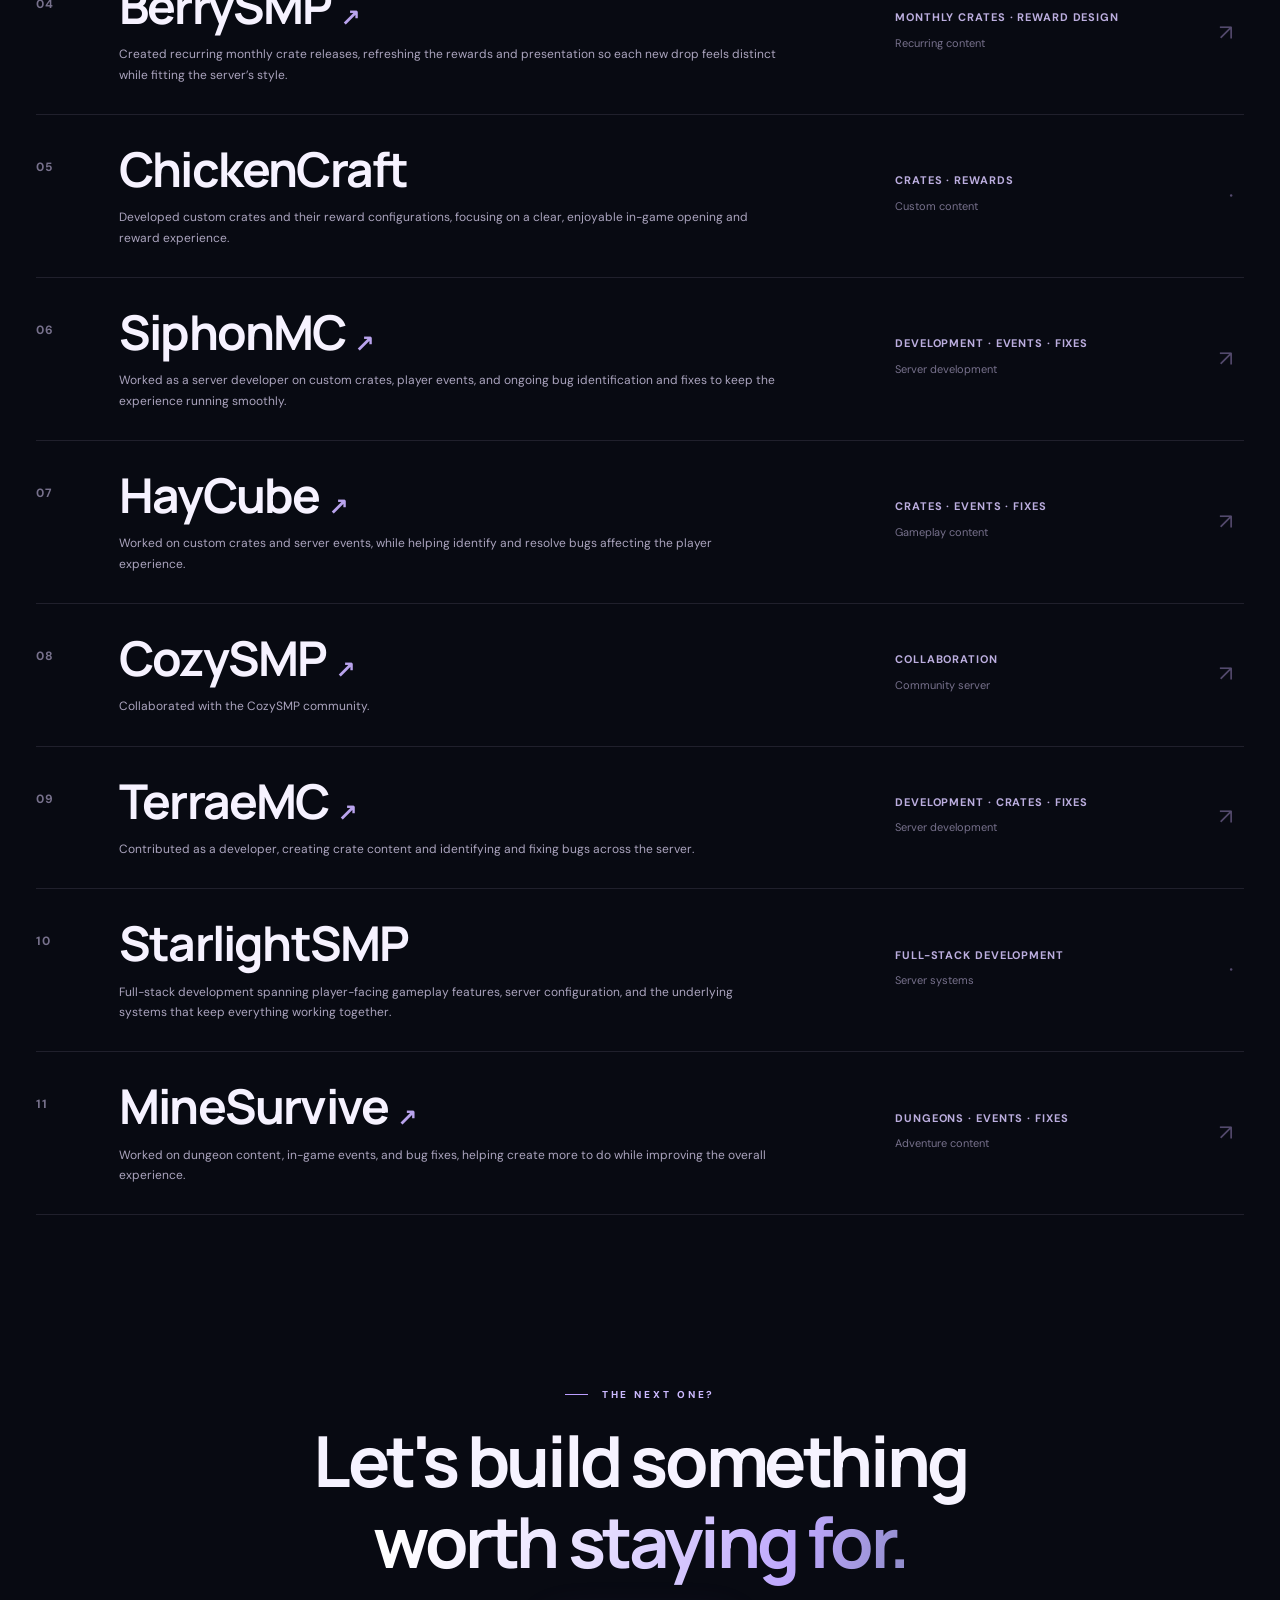
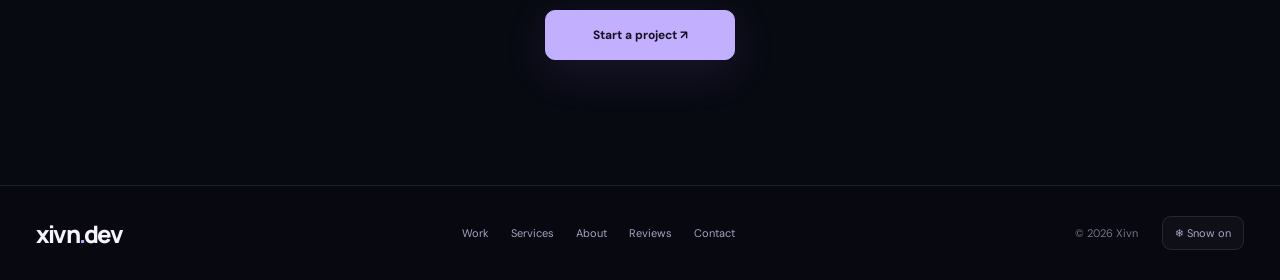
<file: work.html>
<!DOCTYPE html>

<html lang="en"><head><meta charset="utf-8"/><meta content="width=device-width,initial-scale=1" name="viewport"/><meta content="#080a12" name="theme-color"/><meta content="Minecraft servers, development work, custom content, and collaborations by Xivn." name="description"/><title>Work | xivn.dev</title><link href="styles.css" rel="stylesheet"/><link href="favicon.svg" rel="icon" type="image/svg+xml"/><meta content="website" property="og:type"/><meta content="xivn.dev" property="og:site_name"/><meta content="xivn.dev" property="og:title"/><meta content="Minecraft servers, development work, custom content, and collaborations by Xivn." property="og:description"/><meta content="en_US" property="og:locale"/><meta content="summary" name="twitter:card"/><meta content="xivn.dev" name="twitter:title"/><meta content="Minecraft servers, development work, custom content, and collaborations by Xivn." name="twitter:description"/></head><body><div aria-hidden="true" class="main-bg"></div><canvas aria-hidden="true" id="snow"></canvas><header class="navbar inner"><div class="wrap nav-inner"><a aria-label="xivn.dev homepage" class="logo" href="index.html">xivn<b>.</b>dev</a><nav aria-label="Main navigation" class="navlinks"><a aria-current="page" class="active" href="work.html">Work</a><a class="" href="services.html">Services</a><a class="" href="about.html">About</a><a href="reviews.html">Reviews</a></nav><a class="nav-action" href="contact.html">Let's talk <span aria-hidden="true">↗</span></a><button aria-controls="mobile-menu" aria-expanded="false" aria-label="Toggle navigation" class="mobile-trigger" data-menu-trigger="" type="button">☰</button></div></header><nav aria-label="Mobile navigation" class="mobile-menu" id="mobile-menu"><a href="index.html">Home</a><a href="work.html">Work</a><a href="services.html">Services</a><a href="about.html">About</a><a href="reviews.html">Reviews</a><a href="contact.html">Contact</a></nav><main id="main"><section class="interior-hero"><div class="wrap"><span class="kicker">01 / Selected work</span><h1>Built across<br/><span class="gradient">many worlds.</span></h1><p>Different servers. Different communities. A shared focus on making every part of the experience matter.</p></div></section>
<div class="wrap thin-rule"></div>
<section class="wrap archive"><div class="archive-intro"><div><span class="kicker">The portfolio</span><h2>Good work.<br/><span class="gradient">Good company.</span></h2></div><p>From flagship SMP projects to one-off seasonal releases. Every name represents a community I've helped build or improve.</p></div><div class="archive-section-title"><span class="kicker">Featured projects</span><span>01 — 03</span></div><div class="archive-list"><article class="archive-row reveal featured"><span class="archive-index">01</span><div class="archive-primary"><h3><a aria-label="Visit SaverCraft website" class="archive-name" href="https://savercraft.net/" rel="noopener noreferrer" target="_blank">SaverCraft <span aria-hidden="true" class="archive-name-arrow">↗</span></a></h3><p class="archive-desc">A long-running survival server relaunch, including core plugin configuration, gameplay systems, seasonal events, and quality-of-life improvements designed to make returning feel exciting.</p></div><div class="archive-side"><span class="archive-role">Development · Relaunch · Events</span><span class="archive-type">Survival server</span><a class="archive-case" href="projects/savercraft.html">Read case study <span aria-hidden="true">→</span></a></div><span aria-hidden="true" class="archive-end">↗</span></article><article class="archive-row reveal featured"><span class="archive-index">02</span><div class="archive-primary"><h3><span class="archive-name">The Vale</span></h3><p class="archive-desc">A fantasy-inspired SMP built around custom items, Towny gameplay, progression, and a two-currency economy — with consistent design from menus to gameplay rewards.</p></div><div class="archive-side"><span class="archive-role">Gameplay · Progression · Identity</span><span class="archive-type">Fantasy SMP</span><a class="archive-case" href="projects/the-vale.html">Read case study <span aria-hidden="true">→</span></a></div><span aria-hidden="true" class="archive-end">·</span></article><article class="archive-row reveal featured"><span class="archive-index">03</span><div class="archive-primary"><h3><a aria-label="Visit AceMC website" class="archive-name" href="https://www.acemc.co/" rel="noopener noreferrer" target="_blank">AceMC <span aria-hidden="true" class="archive-name-arrow">↗</span></a></h3><p class="archive-desc">I joined AceMC years ago as a Helper, grew into server development and community leadership, and now serve as Co-owner. A project I have grown alongside.</p></div><div class="archive-side"><span class="archive-role">Co-owner · Development · Community</span><span class="archive-type">From Helper to Co-owner</span><a class="archive-case" href="projects/acemc.html">Read case study <span aria-hidden="true">→</span></a></div><span aria-hidden="true" class="archive-end">↗</span></article></div><div class="archive-section-title"><span class="kicker">More collaborations</span><span>04 — 11</span></div><div class="archive-list"><article class="archive-row reveal"><span class="archive-index">04</span><div class="archive-primary"><h3><a aria-label="Visit BerrySMP website" class="archive-name" href="https://store.berrysmp.net/" rel="noopener noreferrer" target="_blank">BerrySMP <span aria-hidden="true" class="archive-name-arrow">↗</span></a></h3><p class="archive-desc">Created recurring monthly crate releases, refreshing the rewards and presentation so each new drop feels distinct while fitting the server’s style.</p></div><div class="archive-side"><span class="archive-role">Monthly crates · Reward design</span><span class="archive-type">Recurring content</span></div><span aria-hidden="true" class="archive-end">↗</span></article><article class="archive-row reveal"><span class="archive-index">05</span><div class="archive-primary"><h3><span class="archive-name">ChickenCraft</span></h3><p class="archive-desc">Developed custom crates and their reward configurations, focusing on a clear, enjoyable in-game opening and reward experience.</p></div><div class="archive-side"><span class="archive-role">Crates · Rewards</span><span class="archive-type">Custom content</span></div><span aria-hidden="true" class="archive-end">·</span></article><article class="archive-row reveal"><span class="archive-index">06</span><div class="archive-primary"><h3><a aria-label="Visit SiphonMC website" class="archive-name" href="https://siphonmc.com/" rel="noopener noreferrer" target="_blank">SiphonMC <span aria-hidden="true" class="archive-name-arrow">↗</span></a></h3><p class="archive-desc">Worked as a server developer on custom crates, player events, and ongoing bug identification and fixes to keep the experience running smoothly.</p></div><div class="archive-side"><span class="archive-role">Development · Events · Fixes</span><span class="archive-type">Server development</span></div><span aria-hidden="true" class="archive-end">↗</span></article><article class="archive-row reveal"><span class="archive-index">07</span><div class="archive-primary"><h3><a aria-label="Visit HayCube website" class="archive-name" href="https://store.haycube.net/" rel="noopener noreferrer" target="_blank">HayCube <span aria-hidden="true" class="archive-name-arrow">↗</span></a></h3><p class="archive-desc">Worked on custom crates and server events, while helping identify and resolve bugs affecting the player experience.</p></div><div class="archive-side"><span class="archive-role">Crates · Events · Fixes</span><span class="archive-type">Gameplay content</span></div><span aria-hidden="true" class="archive-end">↗</span></article><article class="archive-row reveal"><span class="archive-index">08</span><div class="archive-primary"><h3><a aria-label="Visit CozySMP website" class="archive-name" href="https://store.cozysmp.com/" rel="noopener noreferrer" target="_blank">CozySMP <span aria-hidden="true" class="archive-name-arrow">↗</span></a></h3><p class="archive-desc">Collaborated with the CozySMP community.</p></div><div class="archive-side"><span class="archive-role">Collaboration</span><span class="archive-type">Community server</span></div><span aria-hidden="true" class="archive-end">↗</span></article><article class="archive-row reveal"><span class="archive-index">09</span><div class="archive-primary"><h3><a aria-label="Visit TerraeMC website" class="archive-name" href="https://terraemc.net/" rel="noopener noreferrer" target="_blank">TerraeMC <span aria-hidden="true" class="archive-name-arrow">↗</span></a></h3><p class="archive-desc">Contributed as a developer, creating crate content and identifying and fixing bugs across the server.</p></div><div class="archive-side"><span class="archive-role">Development · Crates · Fixes</span><span class="archive-type">Server development</span></div><span aria-hidden="true" class="archive-end">↗</span></article><article class="archive-row reveal"><span class="archive-index">10</span><div class="archive-primary"><h3><span class="archive-name">StarlightSMP</span></h3><p class="archive-desc">Full-stack development spanning player-facing gameplay features, server configuration, and the underlying systems that keep everything working together.</p></div><div class="archive-side"><span class="archive-role">Full-stack development</span><span class="archive-type">Server systems</span></div><span aria-hidden="true" class="archive-end">·</span></article><article class="archive-row reveal"><span class="archive-index">11</span><div class="archive-primary"><h3><a aria-label="Visit MineSurvive website" class="archive-name" href="https://store.minesurvive.com/" rel="noopener noreferrer" target="_blank">MineSurvive <span aria-hidden="true" class="archive-name-arrow">↗</span></a></h3><p class="archive-desc">Worked on dungeon content, in-game events, and bug fixes, helping create more to do while improving the overall experience.</p></div><div class="archive-side"><span class="archive-role">Dungeons · Events · Fixes</span><span class="archive-type">Adventure content</span></div><span aria-hidden="true" class="archive-end">↗</span></article></div></section><section class="home-close wrap reveal" style="padding-top:10px"><span class="kicker" style="justify-content:center">The next one?</span><h2>Let's build something<br/><span class="gradient">worth staying for.</span></h2><a class="btn btn-primary" href="contact.html">Start a project ↗</a></section></main><footer class="footer"><div class="wrap footer-inner"><a class="logo" href="index.html">xivn<b>.</b>dev</a><nav aria-label="Footer" class="footer-nav"><a href="work.html">Work</a><a href="services.html">Services</a><a href="about.html">About</a><a href="reviews.html">Reviews</a><a href="contact.html">Contact</a></nav><div class="footer-right"><span class="footer-note">© 2026 Xivn</span><button aria-pressed="true" class="snow-control" data-snow-toggle="" type="button">❄ Snow on</button></div></div></footer><script defer="" src="site.js"></script></body></html>
</file>
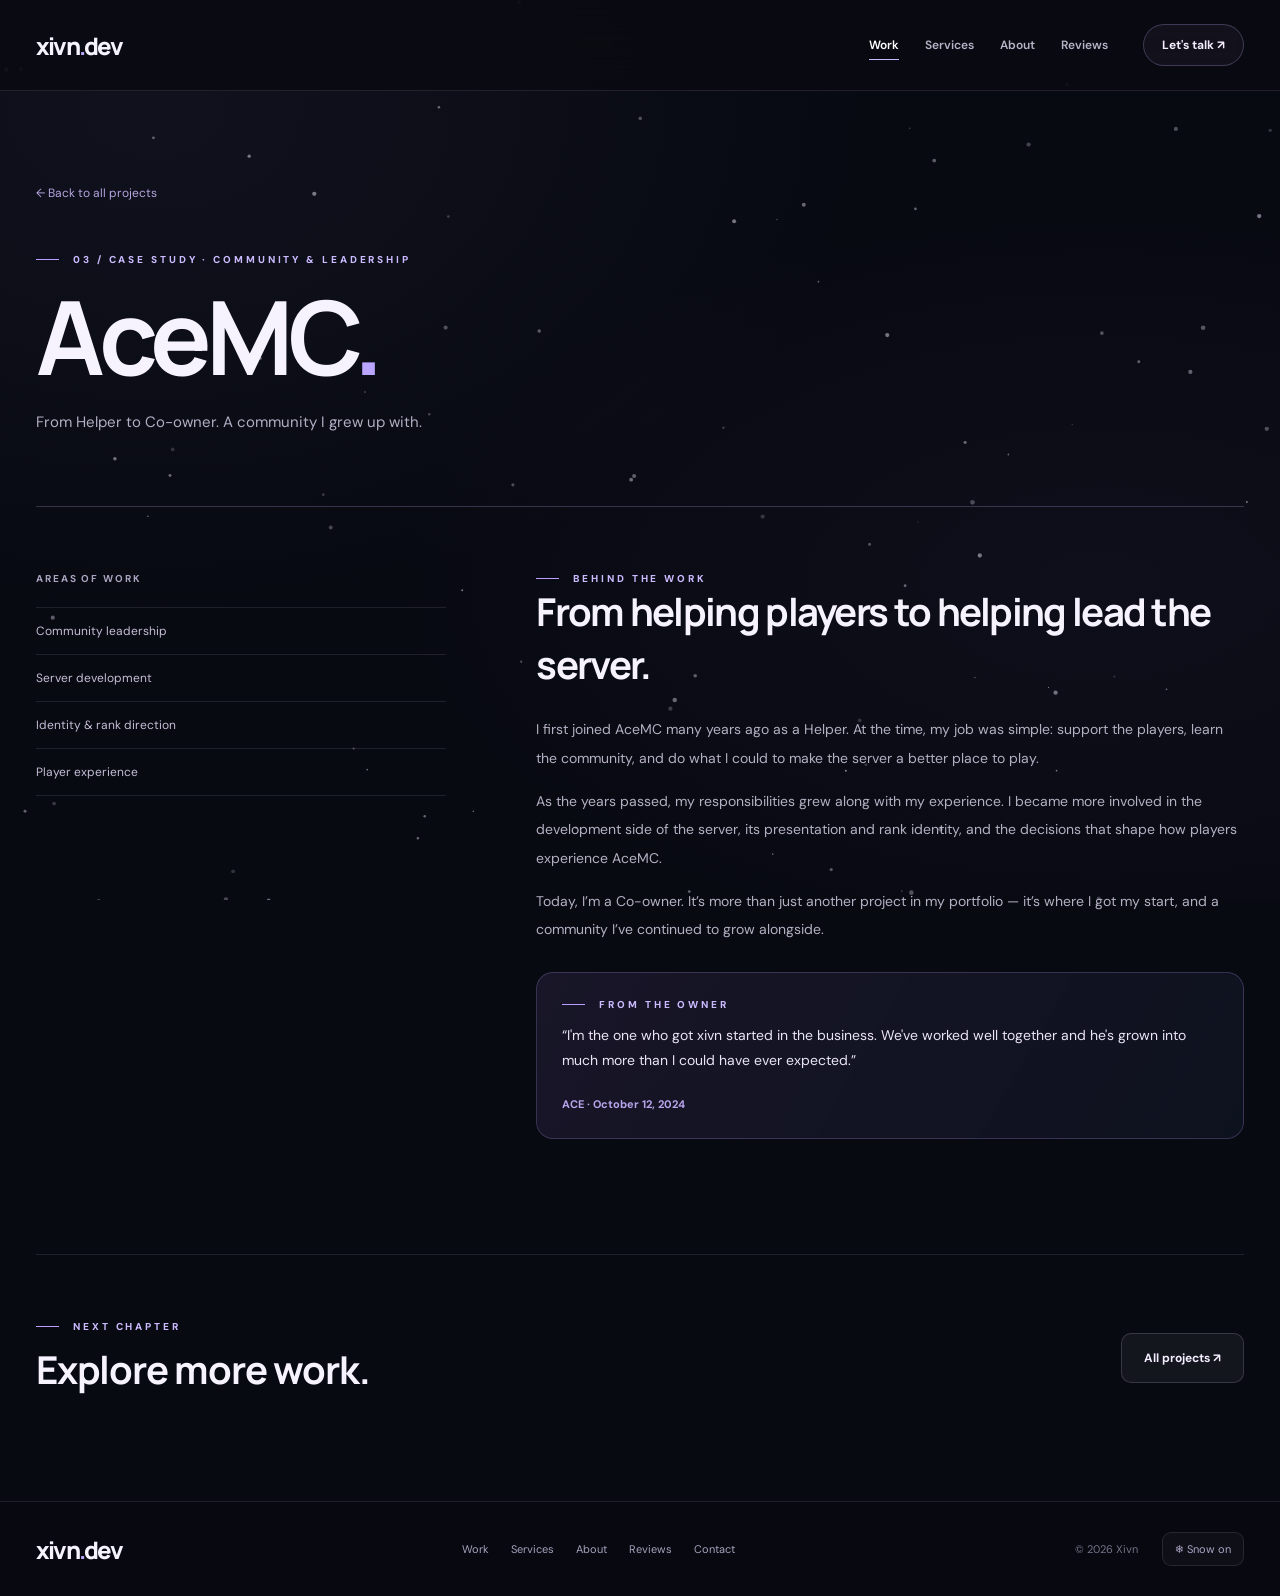
<file: projects/acemc.html>
<!DOCTYPE html>

<html lang="en"><head><meta charset="utf-8"/><meta content="width=device-width,initial-scale=1" name="viewport"/><meta content="#080a12" name="theme-color"/><meta content="From Helper to Co-owner at AceMC — a community I have grown with over the years." name="description"/><title>AceMC — Work | xivn.dev</title><link href="../styles.css" rel="stylesheet"/><link href="../favicon.svg" rel="icon" type="image/svg+xml"/><meta content="website" property="og:type"/><meta content="xivn.dev" property="og:site_name"/><meta content="xivn.dev" property="og:title"/><meta content="From Helper to Co-owner at AceMC — a community I have grown with over the years." property="og:description"/><meta content="en_US" property="og:locale"/><meta content="summary" name="twitter:card"/><meta content="xivn.dev" name="twitter:title"/><meta content="From Helper to Co-owner at AceMC — a community I have grown with over the years." name="twitter:description"/></head><body><div aria-hidden="true" class="main-bg"></div><canvas aria-hidden="true" id="snow"></canvas><header class="navbar inner"><div class="wrap nav-inner"><a aria-label="xivn.dev homepage" class="logo" href="../index.html">xivn<b>.</b>dev</a><nav aria-label="Main navigation" class="navlinks"><a aria-current="page" class="active" href="../work.html">Work</a><a class="" href="../services.html">Services</a><a class="" href="../about.html">About</a><a href="../reviews.html">Reviews</a></nav><a class="nav-action" href="../contact.html">Let's talk <span aria-hidden="true">↗</span></a><button aria-controls="mobile-menu" aria-expanded="false" aria-label="Toggle navigation" class="mobile-trigger" data-menu-trigger="" type="button">☰</button></div></header><nav aria-label="Mobile navigation" class="mobile-menu" id="mobile-menu"><a href="../index.html">Home</a><a href="../work.html">Work</a><a href="../services.html">Services</a><a href="../about.html">About</a><a href="../reviews.html">Reviews</a><a href="../contact.html">Contact</a></nav><main id="main"><section class="wrap case-hero"><a class="case-back" href="../work.html">← Back to all projects</a><span class="kicker">03 / Case study · Community &amp; leadership</span><h1>AceMC<span style="color:#bba6ff">.</span></h1><p>From Helper to Co-owner. A community I grew up with.</p></section><section class="wrap case-body"><aside><span class="meta">Areas of work</span><ul class="case-list"><li>Community leadership</li><li>Server development</li><li>Identity &amp; rank direction</li><li>Player experience</li></ul></aside><div><span class="kicker">Behind the work</span><h2>From helping players to helping lead the server.</h2><p>I first joined AceMC many years ago as a Helper. At the time, my job was simple: support the players, learn the community, and do what I could to make the server a better place to play.</p><p>As the years passed, my responsibilities grew along with my experience. I became more involved in the development side of the server, its presentation and rank identity, and the decisions that shape how players experience AceMC.</p><p>Today, I’m a Co-owner. It’s more than just another project in my portfolio — it’s where I got my start, and a community I’ve continued to grow alongside.</p><aside class="review-teaser" style="margin-top:28px"><span class="kicker">From the owner</span><blockquote>“I'm the one who got xivn started in the business. We've worked well together and he's grown into much more than I could have ever expected.”</blockquote><span class="review-by">ACE · October 12, 2024</span></aside></div></section><div class="wrap case-bottom"><div><span class="kicker">Next chapter</span><h2>Explore more work.</h2></div><a class="btn btn-secondary" href="../work.html">All projects ↗</a></div></main><footer class="footer"><div class="wrap footer-inner"><a class="logo" href="../index.html">xivn<b>.</b>dev</a><nav aria-label="Footer" class="footer-nav"><a href="../work.html">Work</a><a href="../services.html">Services</a><a href="../about.html">About</a><a href="../reviews.html">Reviews</a><a href="../contact.html">Contact</a></nav><div class="footer-right"><span class="footer-note">© 2026 Xivn</span><button aria-pressed="true" class="snow-control" data-snow-toggle="" type="button">❄ Snow on</button></div></div></footer><script defer="" src="../site.js"></script></body></html>
</file>
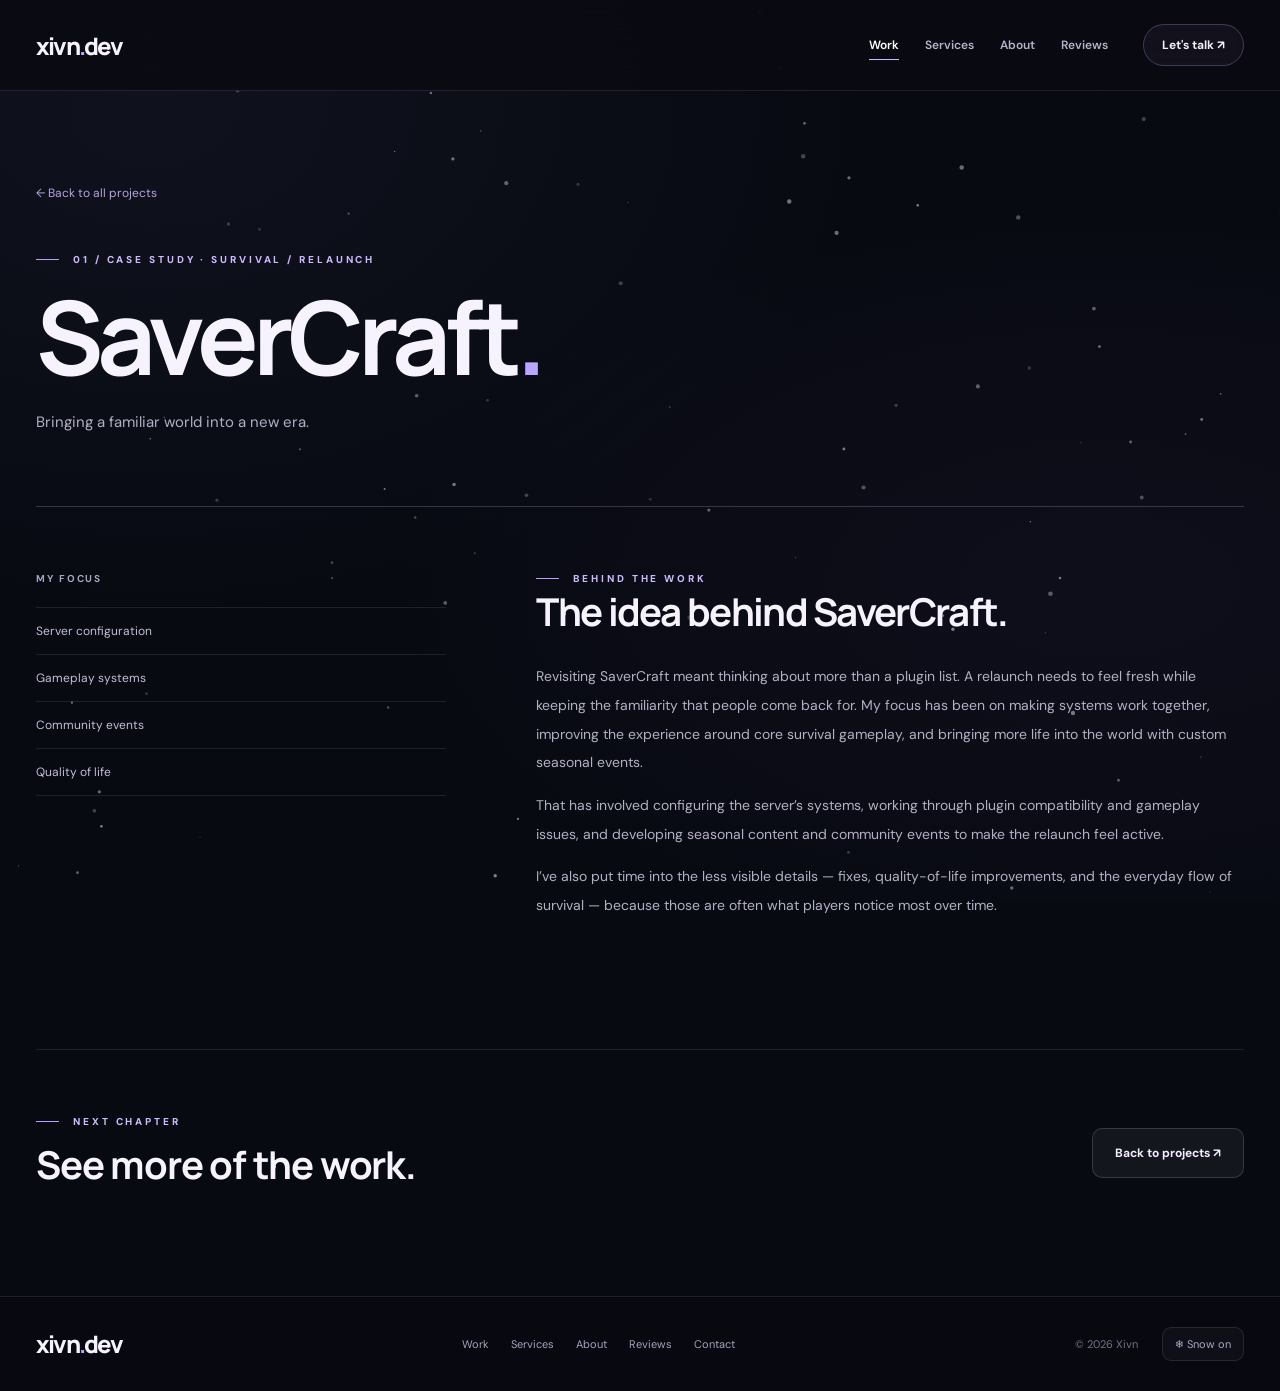
<file: projects/savercraft.html>
<!DOCTYPE html>

<html lang="en"><head><meta charset="utf-8"/><meta content="width=device-width,initial-scale=1" name="viewport"/><meta content="#080a12" name="theme-color"/><meta content="Savercraft relaunch work, server configuration, custom content, and seasonal events." name="description"/><title>SaverCraft | xivn.dev</title><link href="../styles.css" rel="stylesheet"/><link href="../favicon.svg" rel="icon" type="image/svg+xml"/><meta content="website" property="og:type"/><meta content="xivn.dev" property="og:site_name"/><meta content="xivn.dev" property="og:title"/><meta content="SaverCraft relaunch work, server configuration, custom content, and seasonal events." property="og:description"/><meta content="en_US" property="og:locale"/><meta content="summary" name="twitter:card"/><meta content="xivn.dev" name="twitter:title"/><meta content="SaverCraft relaunch work, server configuration, custom content, and seasonal events." name="twitter:description"/></head><body><div aria-hidden="true" class="main-bg"></div><canvas aria-hidden="true" id="snow"></canvas><header class="navbar inner"><div class="wrap nav-inner"><a aria-label="xivn.dev homepage" class="logo" href="../index.html">xivn<b>.</b>dev</a><nav aria-label="Main navigation" class="navlinks"><a aria-current="page" class="active" href="../work.html">Work</a><a class="" href="../services.html">Services</a><a class="" href="../about.html">About</a><a href="../reviews.html">Reviews</a></nav><a class="nav-action" href="../contact.html">Let's talk <span aria-hidden="true">↗</span></a><button aria-controls="mobile-menu" aria-expanded="false" aria-label="Toggle navigation" class="mobile-trigger" data-menu-trigger="" type="button">☰</button></div></header><nav aria-label="Mobile navigation" class="mobile-menu" id="mobile-menu"><a href="../index.html">Home</a><a href="../work.html">Work</a><a href="../services.html">Services</a><a href="../about.html">About</a><a href="../reviews.html">Reviews</a><a href="../contact.html">Contact</a></nav><main id="main"><section class="wrap case-hero"><a class="case-back" href="../work.html">← Back to all projects</a><span class="kicker">01 / Case study · SURVIVAL / RELAUNCH</span><h1>SaverCraft<span style="color:#bba6ff">.</span></h1><p>Bringing a familiar world into a new era.</p></section><section class="wrap case-body"><aside><span class="meta">My focus</span><ul class="case-list"><li>Server configuration</li><li>Gameplay systems</li><li>Community events</li><li>Quality of life</li></ul></aside><div><span class="kicker">Behind the work</span><h2>The idea behind SaverCraft.</h2><p>Revisiting SaverCraft meant thinking about more than a plugin list. A relaunch needs to feel fresh while keeping the familiarity that people come back for. My focus has been on making systems work together, improving the experience around core survival gameplay, and bringing more life into the world with custom seasonal events.</p><p>That has involved configuring the server’s systems, working through plugin compatibility and gameplay issues, and developing seasonal content and community events to make the relaunch feel active.</p><p>I’ve also put time into the less visible details — fixes, quality-of-life improvements, and the everyday flow of survival — because those are often what players notice most over time.</p></div></section><div class="wrap case-bottom"><div><span class="kicker">Next chapter</span><h2>See more of the work.</h2></div><a class="btn btn-secondary" href="../work.html">Back to projects ↗</a></div></main><footer class="footer"><div class="wrap footer-inner"><a class="logo" href="../index.html">xivn<b>.</b>dev</a><nav aria-label="Footer" class="footer-nav"><a href="../work.html">Work</a><a href="../services.html">Services</a><a href="../about.html">About</a><a href="../reviews.html">Reviews</a><a href="../contact.html">Contact</a></nav><div class="footer-right"><span class="footer-note">© 2026 Xivn</span><button aria-pressed="true" class="snow-control" data-snow-toggle="" type="button">❄ Snow on</button></div></div></footer><script defer="" src="../site.js"></script></body></html>
</file>
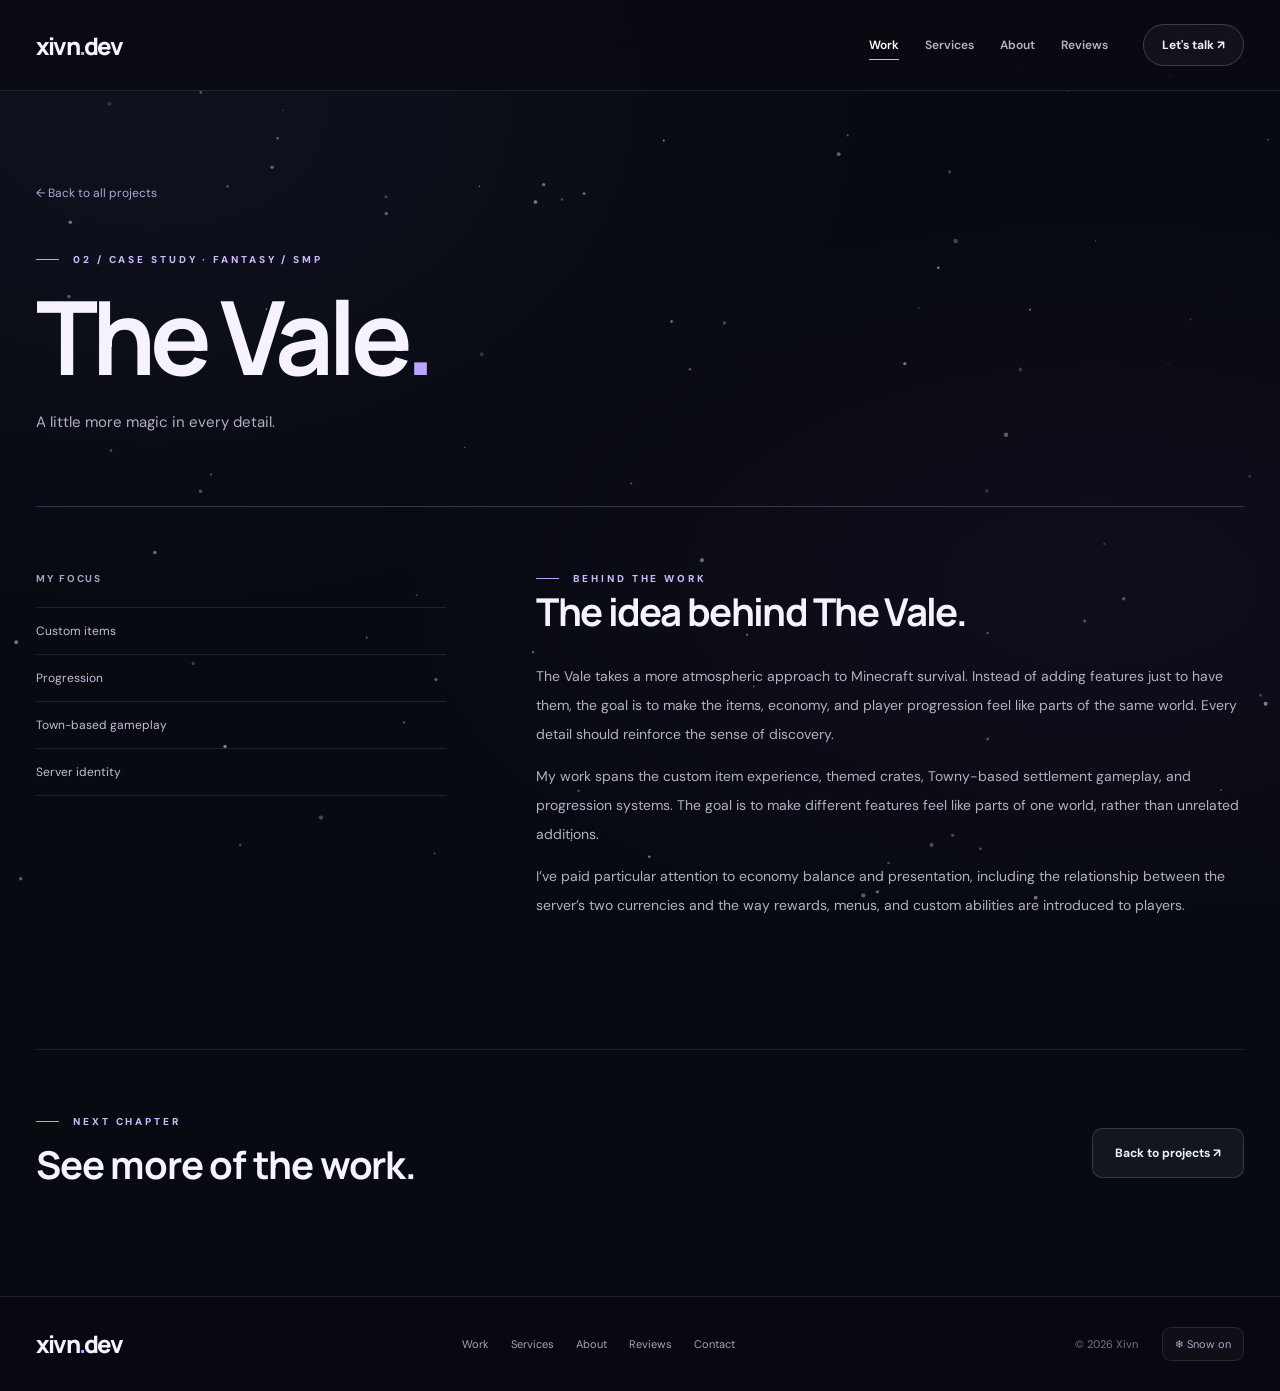
<file: projects/the-vale.html>
<!DOCTYPE html>

<html lang="en"><head><meta charset="utf-8"/><meta content="width=device-width,initial-scale=1" name="viewport"/><meta content="#080a12" name="theme-color"/><meta content="The Vale fantasy SMP: custom items, progression, town gameplay, and server identity." name="description"/><title>The Vale | xivn.dev</title><link href="../styles.css" rel="stylesheet"/><link href="../favicon.svg" rel="icon" type="image/svg+xml"/><meta content="website" property="og:type"/><meta content="xivn.dev" property="og:site_name"/><meta content="xivn.dev" property="og:title"/><meta content="The Vale fantasy SMP: custom items, progression, town gameplay, and server identity." property="og:description"/><meta content="en_US" property="og:locale"/><meta content="summary" name="twitter:card"/><meta content="xivn.dev" name="twitter:title"/><meta content="The Vale fantasy SMP: custom items, progression, town gameplay, and server identity." name="twitter:description"/></head><body><div aria-hidden="true" class="main-bg"></div><canvas aria-hidden="true" id="snow"></canvas><header class="navbar inner"><div class="wrap nav-inner"><a aria-label="xivn.dev homepage" class="logo" href="../index.html">xivn<b>.</b>dev</a><nav aria-label="Main navigation" class="navlinks"><a aria-current="page" class="active" href="../work.html">Work</a><a class="" href="../services.html">Services</a><a class="" href="../about.html">About</a><a href="../reviews.html">Reviews</a></nav><a class="nav-action" href="../contact.html">Let's talk <span aria-hidden="true">↗</span></a><button aria-controls="mobile-menu" aria-expanded="false" aria-label="Toggle navigation" class="mobile-trigger" data-menu-trigger="" type="button">☰</button></div></header><nav aria-label="Mobile navigation" class="mobile-menu" id="mobile-menu"><a href="../index.html">Home</a><a href="../work.html">Work</a><a href="../services.html">Services</a><a href="../about.html">About</a><a href="../reviews.html">Reviews</a><a href="../contact.html">Contact</a></nav><main id="main"><section class="wrap case-hero"><a class="case-back" href="../work.html">← Back to all projects</a><span class="kicker">02 / Case study · FANTASY / SMP</span><h1>The Vale<span style="color:#bba6ff">.</span></h1><p>A little more magic in every detail.</p></section><section class="wrap case-body"><aside><span class="meta">My focus</span><ul class="case-list"><li>Custom items</li><li>Progression</li><li>Town-based gameplay</li><li>Server identity</li></ul></aside><div><span class="kicker">Behind the work</span><h2>The idea behind The Vale.</h2><p>The Vale takes a more atmospheric approach to Minecraft survival. Instead of adding features just to have them, the goal is to make the items, economy, and player progression feel like parts of the same world. Every detail should reinforce the sense of discovery.</p><p>My work spans the custom item experience, themed crates, Towny-based settlement gameplay, and progression systems. The goal is to make different features feel like parts of one world, rather than unrelated additions.</p><p>I’ve paid particular attention to economy balance and presentation, including the relationship between the server’s two currencies and the way rewards, menus, and custom abilities are introduced to players.</p></div></section><div class="wrap case-bottom"><div><span class="kicker">Next chapter</span><h2>See more of the work.</h2></div><a class="btn btn-secondary" href="../work.html">Back to projects ↗</a></div></main><footer class="footer"><div class="wrap footer-inner"><a class="logo" href="../index.html">xivn<b>.</b>dev</a><nav aria-label="Footer" class="footer-nav"><a href="../work.html">Work</a><a href="../services.html">Services</a><a href="../about.html">About</a><a href="../reviews.html">Reviews</a><a href="../contact.html">Contact</a></nav><div class="footer-right"><span class="footer-note">© 2026 Xivn</span><button aria-pressed="true" class="snow-control" data-snow-toggle="" type="button">❄ Snow on</button></div></div></footer><script defer="" src="../site.js"></script></body></html>
</file>
<file: styles.css>
@import url('https://fonts.googleapis.com/css2?family=DM+Sans:wght@400;500;600;700&family=Manrope:wght@400;500;600;700;800&display=swap');
:root{--bg:#080a12;--bg2:#0d0e1a;--panel:#131322;--line:rgba(226,217,255,.11);--line2:rgba(202,185,255,.23);--white:#f6f3ff;--muted:#aba9bc;--dim:#777589;--lav:#c7b7ff;--lav2:#a38be6;--accent:#dcd1ff;--max:1220px}
*,*::before,*::after{box-sizing:border-box}html{scroll-behavior:smooth}body{margin:0;min-height:100%;font-family:'DM Sans',Inter,system-ui,-apple-system,sans-serif;background:var(--bg);color:var(--white);-webkit-font-smoothing:antialiased}body:has(.menu-open){overflow:hidden}button,input,textarea,select{font:inherit}button{cursor:pointer}a{color:inherit;text-decoration:none}img{max-width:100%}::selection{background:#baa5ff;color:#100f19}:focus-visible{outline:2px solid #cbb9ff;outline-offset:4px}
.main-bg{position:fixed;inset:0;pointer-events:none;background:radial-gradient(ellipse at 12% 12%,#30304d30,transparent 45%),radial-gradient(ellipse at 86% 65%,#29213e33,transparent 45%),#080a12;z-index:-1}#snow{position:fixed;inset:0;z-index:9;pointer-events:none;opacity:.7;transition:opacity .35s}.snow-disabled #snow{opacity:0}.wrap{width:min(var(--max),calc(100% - 72px));margin-inline:auto}.thin-rule{height:1px;background:linear-gradient(90deg,transparent,var(--line2) 12%,var(--line2) 88%,transparent)}
.navbar{position:absolute;top:0;left:0;width:100%;z-index:30;transition:background .2s,border-color .2s}.navbar.inner{position:sticky;background:rgba(10,10,18,.82);backdrop-filter:blur(24px);border-bottom:1px solid var(--line)}.nav-inner{height:90px;display:flex;align-items:center;gap:35px}.logo{font-family:Manrope,system-ui,sans-serif;font-size:24px;font-weight:800;letter-spacing:-1.8px;white-space:nowrap}.logo b{color:#bca7ff}.logo small{font-size:10px;font-weight:500;color:#908caa;letter-spacing:.3px;margin-left:9px;vertical-align:5px}.navlinks{display:flex;align-items:center;gap:36px;margin-left:auto}.navlinks a{font-size:12px;color:#b7b3c9;font-weight:600;transition:color .2s}.navlinks a.active,.navlinks a:hover{color:#fff}.navlinks a.active:after{content:'';display:block;width:100%;height:1px;background:var(--lav);margin-top:6px;position:absolute}.navlinks a{position:relative}.nav-action{border:1px solid #c6b1ff40;border-radius:40px;padding:12px 18px;color:#f5edff;background:#d2b9ff0c;font-size:12px;font-weight:700;white-space:nowrap;transition:background .2s,transform .2s}.nav-action:hover{background:#c3a8ff22;transform:translateY(-2px)}.mobile-trigger{display:none;width:40px;height:40px;background:#ffffff0c;color:white;border:1px solid #ffffff24;border-radius:10px;font-size:19px}.mobile-menu{display:none}
.btn{display:inline-flex;align-items:center;justify-content:center;gap:14px;padding:16px 22px;border-radius:10px;font-size:12px;font-weight:700;border:1px solid #e4d9ff2b;transition:transform .2s,background .2s,box-shadow .2s;min-height:49px}.btn:hover{transform:translateY(-3px)}.btn-primary{color:#151121;background:#c2affe;border-color:#c2affe;box-shadow:0 12px 45px #9c7de41f}.btn-primary:hover{background:#d1c2ff;box-shadow:0 12px 52px #8b71e44a}.btn-secondary{background:#f6f2ff0d;color:#f3edff}.btn-secondary:hover{background:#ffffff18}.btn-link{padding:0;border:0;color:#cfbeff;background:none;font-size:12px;font-weight:700;display:inline-flex;align-items:center;gap:10px;transition:gap .2s}.btn-link:hover{gap:17px}
.kicker{font-size:10px;letter-spacing:2.9px;font-weight:800;color:#ccbaff;text-transform:uppercase;display:flex;align-items:center;gap:14px}.kicker:before{content:'';display:block;width:23px;height:1px;background:#bb9eff}.meta{color:#aaa4c1;letter-spacing:1.9px;text-transform:uppercase;font-size:10px;font-weight:700}.gradient{background:linear-gradient(105deg,#fff 6%,#e7dfff 42%,#bea8fc 78%,#8e8bc9 100%);background-clip:text;color:transparent;-webkit-background-clip:text}.muted{color:var(--muted)}.section-header{display:flex;justify-content:space-between;gap:34px;align-items:end;margin-bottom:34px}.section-header h2,.display-h2{font-family:Manrope,system-ui,sans-serif;letter-spacing:-2.2px;font-weight:700;font-size:clamp(32px,4vw,54px);line-height:1.18;margin:18px 0 0}.section-header p{font-size:13px;line-height:1.8;max-width:290px;color:var(--muted);margin:0 0 4px}.big-number{font-size:12px;letter-spacing:2px;color:#9b91b7;font-weight:700}
/* CINEMATIC HOMEPAGE */
.hero{position:relative;min-height:max(790px,100svh);display:flex;align-items:center;justify-content:center;overflow:hidden;isolation:isolate;background:linear-gradient(180deg,#0b0a16 0%,#111025 54%,#141321 74%,#090b13 100%)}
.hero::after{content:'';position:absolute;inset:auto 0 0;height:30%;z-index:5;background:linear-gradient(0deg,#080a12 0%,#080a12b5 27%,transparent 100%);pointer-events:none}.hero::before{content:'';position:absolute;inset:0;z-index:0;background:radial-gradient(ellipse 40% 33% at 66% 38%,#7864b24d,transparent 80%),radial-gradient(ellipse 28% 25% at 4% 47%,#527fba1a,transparent 80%),linear-gradient(180deg,#07081000 40%,#100d1833);pointer-events:none}
.stars{position:absolute;inset:0;z-index:0;pointer-events:none;opacity:.55;background-image:radial-gradient(1px 1px at 15% 19%,#f0eaff 90%,transparent),radial-gradient(1px 1px at 29% 36%,#f0eaff 90%,transparent),radial-gradient(2px 2px at 72% 14%,#d5caff 90%,transparent),radial-gradient(1px 1px at 81% 37%,#f0eaff 90%,transparent),radial-gradient(1px 1px at 92% 24%,#f0eaff 90%,transparent),radial-gradient(2px 2px at 38% 16%,#f0eaff 90%,transparent),radial-gradient(1px 1px at 57% 30%,#f0eaff 90%,transparent),radial-gradient(1px 1px at 24% 59%,#f0eaff 90%,transparent);background-size:570px 430px}
.aurora{position:absolute;z-index:1;width:800px;height:360px;border-radius:50%;filter:blur(85px);opacity:.25;transform:rotate(-26deg);background:radial-gradient(ellipse,#aa7dff69,transparent 67%);right:5%;top:17%;pointer-events:none;animation:aurora-drift 18s ease-in-out infinite alternate}.moon-rings{position:absolute;z-index:1;width:510px;height:510px;top:17%;left:61%;border:1px solid #e9dfff13;border-radius:50%;transform:translateX(-50%);box-shadow:0 0 0 70px #e9dfff08,0 0 0 144px #e9dfff04;pointer-events:none}.moon{position:absolute;z-index:1;top:22%;left:61%;width:190px;height:190px;transform:translateX(-50%);border-radius:50%;background:radial-gradient(circle at 36% 25%,#ece5ff,#c6bce8 50%,#6e608f 99%);box-shadow:0 0 50px #c4acff5e,0 0 240px #ad89ff39;opacity:.75;pointer-events:none}
.mountain{position:absolute;bottom:0;left:0;width:100%;pointer-events:none}.mountain.far{z-index:2;height:53%;clip-path:polygon(0 82%,9% 66%,17% 76%,27% 45%,37% 76%,48% 36%,60% 73%,71% 44%,83% 78%,92% 52%,100% 75%,100% 100%,0 100%);background:linear-gradient(160deg,#8580a3 0%,#3c3658 38%,#1c2031 100%);opacity:.76}.mountain.mid{z-index:3;height:44%;clip-path:polygon(0 58%,11% 78%,24% 38%,36% 66%,46% 30%,56% 74%,68% 47%,80% 82%,90% 44%,100% 62%,100% 100%,0 100%);background:linear-gradient(180deg,#32324e,#171b2b 84%)}.mountain.near{z-index:4;height:26%;clip-path:polygon(0 76%,10% 57%,21% 82%,32% 42%,45% 67%,56% 45%,67% 85%,80% 53%,88% 72%,100% 44%,100% 100%,0 100%);background:linear-gradient(180deg,#171b30,#090c17)}
.hero-content{z-index:6;position:relative;text-align:center;max-width:1050px;margin-top:-38px;padding:120px 20px 90px}.hero-eyebrow{display:inline-flex;align-items:center;gap:12px;font-size:10px;letter-spacing:2.7px;font-weight:800;color:#e6dafd;text-transform:uppercase}.hero-eyebrow:before,.hero-eyebrow:after{content:'✳';font-size:15px;color:#aa91ed;font-weight:400}.hero h1{font-family:Manrope,system-ui,sans-serif;font-size:clamp(64px,8.8vw,132px);font-weight:700;line-height:.99;letter-spacing:-8.3px;max-width:1040px;margin:28px auto 26px;text-shadow:0 8px 60px #08081299}.hero-sub{max-width:560px;margin:0 auto;font-size:15px;line-height:1.85;color:#c5c0d3;text-shadow:0 2px 15px #000a}.hero-actions{margin-top:32px;display:flex;justify-content:center;gap:12px}.hero-sidenote{position:absolute;z-index:6;left:4.5%;bottom:69px;font-size:10px;color:#9c96b3;letter-spacing:1.7px;writing-mode:vertical-rl;transform:rotate(180deg);text-transform:uppercase;font-weight:700}.hero-scroll{position:absolute;z-index:6;right:4.5%;bottom:70px;display:flex;gap:13px;align-items:center;font-size:10px;color:#a39bb9;letter-spacing:1.3px;text-transform:uppercase;font-weight:700}.scroll-line{height:55px;width:1px;background:linear-gradient(#d4c0ff,transparent)}
@keyframes aurora-drift{to{transform:rotate(-19deg) translate(3%,7%);opacity:.38}}
/* HOME TEASERS */
.home-intro{padding:97px 0 96px;display:grid;grid-template-columns: .35fr 1fr;gap:90px;align-items:start}.home-intro h2{font-family:Manrope,system-ui,sans-serif;font-size:clamp(27px,3.8vw,49px);font-weight:700;line-height:1.24;letter-spacing:-2.1px;margin:0}.home-intro h2 em{font-style:normal;color:#bca7ff}.home-intro .small{font-size:12px;line-height:1.85;color:var(--muted);margin-top:19px;max-width:570px}
.home-work{padding:30px 0 110px}.feature-grid{display:grid;grid-template-columns:1.15fr .85fr;gap:20px}.feature-card{position:relative;border:1px solid var(--line);background:#121321;border-radius:18px;overflow:hidden;display:block;transition:border-color .25s,transform .25s}.feature-card:hover{border-color:#bba2ff66;transform:translateY(-5px)}.feature-art{position:relative;height:340px;overflow:hidden;isolation:isolate}.feature-card:nth-child(2) .feature-art{height:340px}.feature-info{padding:26px 28px 29px;display:flex;align-items:center;gap:18px;justify-content:space-between}.feature-info h3{font-family:Manrope,system-ui,sans-serif;font-size:23px;letter-spacing:-.8px;margin:8px 0 5px}.feature-info p{margin:0;color:#a6a0ba;font-size:12px}.feature-arrow{width:40px;height:40px;border:1px solid #ffffff2c;border-radius:50%;display:grid;place-items:center;color:#e3d5ff;font-size:21px;transition:transform .2s}.feature-card:hover .feature-arrow{transform:rotate(45deg)}
/* ART - no fake screenshots */
.art{position:relative;overflow:hidden;isolation:isolate}.art:after{content:'';position:absolute;inset:0;background:linear-gradient(180deg,transparent 60%,#090a17a8)}.art:before{content:'';position:absolute;inset:0;background-image:linear-gradient(#ffffff0a 1px,transparent 1px),linear-gradient(90deg,#ffffff0a 1px,transparent 1px);background-size:40px 40px;mask-image:linear-gradient(to bottom,transparent,#000);opacity:.7}.art.saver{background:radial-gradient(ellipse at 52% 45%,#8f79ca70,transparent 55%),linear-gradient(130deg,#242139,#121827)}.art.vale{background:radial-gradient(ellipse at 51% 49%,#a99ab557,transparent 55%),linear-gradient(130deg,#262139,#111d24)}.art.maple{background:radial-gradient(ellipse at 51% 49%,#80b19a55,transparent 55%),linear-gradient(130deg,#192a2a,#121b29)}.art-mark{position:absolute;left:50%;top:46%;transform:translate(-50%,-50%);font-family:Manrope,system-ui,sans-serif;font-weight:800;font-size:150px;letter-spacing:-12px;color:#e9d9ff;z-index:1;text-shadow:0 22px 65px #0008}.art.vale .art-mark{font-family:Georgia,serif;color:#eedbfc}.art.maple .art-mark{font-family:Georgia,serif;color:#c5ead4}.art-ring{position:absolute;top:46%;left:50%;transform:translate(-50%,-50%);width:270px;aspect-ratio:1;border:1px solid #fff3;border-radius:50%;box-shadow:0 0 0 37px #ffffff08,0 0 0 84px #ffffff04}.art-tag{position:absolute;bottom:25px;left:27px;z-index:2;color:#d5c6e9;text-transform:uppercase;font-size:10px;letter-spacing:2px;font-weight:700}
.home-close{padding:80px 0 125px;text-align:center}.home-close h2{font-family:Manrope,system-ui,sans-serif;font-size:clamp(37px,5.5vw,71px);font-weight:700;line-height:1.15;letter-spacing:-3.4px;margin:19px 0 28px}.home-close .btn{min-width:190px}
/* INTERIOR PAGE */
.interior-hero{padding:110px 0 77px;position:relative;overflow:hidden}.interior-hero:before{content:'';position:absolute;inset:0;pointer-events:none;background:radial-gradient(ellipse 42% 90% at 86% 34%,#4a38743d,transparent 80%)}.interior-hero .wrap{position:relative}.interior-hero h1{font-family:Manrope,system-ui,sans-serif;font-size:clamp(56px,7.4vw,103px);letter-spacing:-6px;line-height:1.05;margin:22px 0 24px;font-weight:700;max-width:950px}.interior-hero p{font-size:15px;line-height:1.85;color:#b0abc0;max-width:550px;margin:0}.interior-hero .outline-word{position:absolute;right:1%;bottom:-23px;font-family:Manrope,system-ui,sans-serif;font-size:clamp(120px,19vw,310px);font-weight:800;letter-spacing:-20px;-webkit-text-stroke:1px #c7b3fa17;color:transparent;pointer-events:none;white-space:nowrap}
.works{padding:35px 0 105px}.work-row{display:grid;grid-template-columns:1.05fr 1fr;align-items:center;gap:58px;border-top:1px solid var(--line);padding:42px 0}.work-row:last-of-type{border-bottom:1px solid var(--line)}.work-row .art{height:360px;border:1px solid var(--line2);border-radius:17px;transition:transform .25s}.work-row:hover .art{transform:translateY(-4px)}.work-row .art-mark{font-size:145px}.work-no{font-size:11px;letter-spacing:2px;color:#afa5c6;font-weight:700}.work-copy h2{font-family:Manrope,system-ui,sans-serif;font-size:clamp(33px,4vw,57px);margin:20px 0 16px;line-height:1.13;letter-spacing:-2.3px}.work-copy p{font-size:14px;color:#aaa6bc;line-height:1.95;max-width:470px}.tags{display:flex;gap:8px;flex-wrap:wrap;margin:24px 0 32px}.tags span{font-size:10px;color:#beb6ce;letter-spacing:.2px;border:1px solid #e9deff1b;padding:8px 11px;border-radius:8px;background:#ffffff04}
/* SERVICES */
.services{padding:28px 0 120px}.service-row{display:grid;grid-template-columns:90px .9fr 1fr;gap:45px;padding:43px 0;border-top:1px solid var(--line);align-items:start}.service-row:last-child{border-bottom:1px solid var(--line)}.service-symbol{font-size:40px;font-weight:400;color:#ccbbff;line-height:1}.service-row h2{margin:3px 0 0;font-family:Manrope,sans-serif;font-size:clamp(23px,3vw,33px);letter-spacing:-1px}.service-row p{color:#aaa5ba;line-height:1.95;margin:3px 0 0;font-size:14px}.service-row .minor{display:block;margin-top:15px;font-size:11px;color:#bba8ef}.process{padding:50px 0 135px}.process-grid{display:grid;grid-template-columns:repeat(3,1fr);gap:20px;margin-top:35px}.process-item{border:1px solid var(--line);background:#ffffff04;border-radius:14px;padding:27px}.process-item .num{font-size:11px;color:var(--lav);letter-spacing:2px}.process-item h3{font-size:17px;margin:28px 0 10px}.process-item p{font-size:12px;line-height:1.9;color:var(--muted);margin:0}
/* ABOUT */
.about-section{padding:20px 0 100px;display:grid;grid-template-columns:.83fr 1.17fr;gap:80px}.about-portrait{position:relative;min-height:455px;border:1px solid var(--line2);border-radius:18px;background:radial-gradient(ellipse at 50% 48%,#7660a955,transparent 61%),linear-gradient(150deg,#1b1a30,#0b101a);display:grid;place-items:center;overflow:hidden}.about-portrait:before{content:'';height:320px;aspect-ratio:1;border:1px solid #e0d2ff30;border-radius:50%;box-shadow:0 0 0 40px #e0d2ff0a,0 0 0 83px #e0d2ff06;position:absolute}.about-portrait span{font-size:250px;font-weight:800;letter-spacing:-25px;color:#e1d5fa;font-family:Manrope,sans-serif;line-height:1;position:relative;transform:translateX(-15px);text-shadow:0 0 60px #c1b0ee3a}.about-portrait small{position:absolute;bottom:28px;left:28px;color:#a99dc2;font-size:10px;letter-spacing:2.3px}.about-writeup h2{font-family:Manrope,sans-serif;letter-spacing:-2.2px;font-size:clamp(30px,4vw,51px);line-height:1.2;margin:12px 0 23px}.about-writeup p{font-size:15px;line-height:2;color:#bbb5ca;max-width:570px}.about-writeup p+p{margin-top:16px}.about-values{display:grid;grid-template-columns:repeat(3,1fr);gap:20px;padding-bottom:125px}.value{padding:26px 20px;border-top:1px solid var(--line2)}.value .num{font-size:11px;color:var(--lav)}.value h3{margin:17px 0 12px;font-size:17px}.value p{font-size:12px;line-height:1.85;color:var(--muted);margin:0}
/* CONTACT */
.contact-layout{display:grid;grid-template-columns: .93fr 1.07fr;gap:70px;padding:30px 0 130px}.contact-copy h2{font-family:Manrope,sans-serif;font-size:clamp(35px,4vw,51px);letter-spacing:-2px;margin:0 0 21px}.contact-copy p{color:var(--muted);line-height:1.93;font-size:14px;max-width:425px}.contact-nudge{display:flex;gap:14px;margin-top:44px;border-top:1px solid var(--line);padding:20px 0;color:#b7a5e8;font-size:12px;line-height:1.8}.contact-form{background:linear-gradient(145deg,#1a1828b5,#12121ca8);border:1px solid var(--line2);padding:32px;border-radius:18px}.contact-form h3{margin:2px 0 26px;font-family:Manrope,sans-serif;font-size:21px;letter-spacing:-.8px}.field{display:block;color:#d8d1ea;font-size:11px;letter-spacing:.4px;font-weight:700;margin:0 0 20px}.field input,.field textarea,.field select{display:block;width:100%;border:1px solid #ffffff21;border-radius:9px;background:#080913aa;color:#f7f3ff;padding:14px;margin-top:9px;outline:none;font-size:13px;resize:vertical;min-height:46px}.field textarea{min-height:140px}.field input:focus,.field textarea:focus,.field select:focus{border-color:#bea5ff}.field select option{background:#141320}.contact-form .btn{width:100%}.form-note{font-size:11px;line-height:1.8;color:#8f8ba3;margin:16px 0 0}.form-status{color:#cbb5ff;font-size:12px;margin:12px 0;min-height:16px;white-space:pre-wrap}.copy-fallback{display:none}
/* CASE STUDY */
.case-hero{padding:90px 0 60px}.case-back{display:inline-flex;align-items:center;gap:10px;color:#b5a5df;font-size:12px;margin-bottom:52px}.case-hero h1{font-family:Manrope,sans-serif;font-size:clamp(62px,8vw,110px);letter-spacing:-6px;line-height:1.04;margin:17px 0 19px}.case-hero p{font-size:15px;line-height:1.85;color:#b2aec4;max-width:610px;margin:0}.case-art{height:460px;border-radius:18px;border:1px solid #e9dfff2c;margin:0 auto 85px}.case-art .art-mark{font-size:260px}.case-body{display:grid;grid-template-columns: .58fr 1fr;gap:90px;padding:0 0 115px}.case-body aside .meta{display:block;margin-bottom:17px}.case-body h2{font-family:Manrope,sans-serif;font-size:clamp(29px,3vw,43px);letter-spacing:-1.7px;margin:0 0 24px}.case-body p{font-size:14px;line-height:2.05;color:#b4b0c3}.case-list{display:grid;gap:0;padding:0;margin-top:22px;list-style:none}.case-list li{border-top:1px solid var(--line);padding:15px 0;font-size:12px;color:#c5bdd6}.case-list li:last-child{border-bottom:1px solid var(--line)}.case-bottom{border-top:1px solid var(--line);padding:65px 0 105px;display:flex;align-items:center;justify-content:space-between;gap:25px}.case-bottom h2{font-size:clamp(27px,3vw,40px);font-family:Manrope,sans-serif;letter-spacing:-1.2px;margin:10px 0 0}
/* GLOBAL FOOTER */
.footer{border-top:1px solid var(--line);background:#080911bb;position:relative;z-index:11}.footer-inner{padding:30px 0;display:flex;gap:22px;align-items:center;justify-content:space-between}.footer-nav{display:flex;gap:22px}.footer-nav a{color:#a8a2bd;font-size:11px}.footer-nav a:hover{color:white}.footer-note{font-size:11px;color:#777287}.snow-control{background:#ffffff08;border:1px solid #ffffff1a;border-radius:9px;color:#aea5c6;font-size:11px;padding:9px 12px;white-space:nowrap}.snow-control:hover{color:white;border-color:#c4b1fd55}.footer-right{display:flex;align-items:center;gap:24px}
.reveal{opacity:1;transform:none}.js .reveal{opacity:0;transform:translateY(18px);transition:opacity .7s,transform .7s}.js .reveal.shown{opacity:1;transform:none}
@media(max-width:970px){.logo small{display:none}.navlinks{gap:24px}.hero h1{letter-spacing:-5px}.home-intro{gap:40px}.work-row{gap:30px}.about-section{gap:40px}.contact-layout{gap:40px}.case-body{gap:40px}}
@media(max-width:720px){.wrap{width:calc(100% - 40px)}.nav-inner{height:72px;gap:15px}.navbar:not(.inner){background:linear-gradient(180deg,#0b0a17bb,transparent)}.navlinks{display:none}.nav-action{margin-left:auto;padding:10px 14px}.mobile-trigger{display:block}.mobile-menu{display:flex;position:fixed;inset:72px 0 auto 0;z-index:29;background:#11101ef7;backdrop-filter:blur(20px);border-bottom:1px solid #ffffff30;padding:25px 20px 32px;flex-direction:column;gap:0;opacity:0;visibility:hidden;transform:translateY(-8px);transition:all .2s}.mobile-menu.menu-open{opacity:1;visibility:visible;transform:none}.mobile-menu a{padding:15px 4px;font-size:22px;border-bottom:1px solid #ffffff12}.hero{min-height:770px;min-height:100svh}.hero h1{font-size:clamp(56px,10.4vw,76px);letter-spacing:-4.1px;margin:26px auto 21px}.hero-content{margin-top:-20px;padding:110px 0 95px}.hero-sub{font-size:13px;max-width:430px}.moon{width:145px;height:145px;left:63%;top:22%}.moon-rings{width:390px;height:390px;left:63%}.mountain.far{height:38%}.mountain.mid{height:32%}.mountain.near{height:19%}.hero-sidenote{display:none}.hero-scroll{bottom:38px;right:20px}.home-intro{grid-template-columns:1fr;gap:19px;padding:70px 0 75px}.home-work{padding:10px 0 85px}.section-header{display:block}.section-header p{margin-top:20px}.feature-grid{grid-template-columns:1fr}.feature-art,.feature-card:nth-child(2) .feature-art{height:290px}.feature-info{padding:22px}.home-close{padding:65px 0 95px}.home-close h2{letter-spacing:-2px}.interior-hero{padding:88px 0 65px}.interior-hero h1{font-size:clamp(47px,9vw,72px);letter-spacing:-3.5px}.interior-hero .outline-word{bottom:0;opacity:.5}.work-row{grid-template-columns:1fr;gap:27px;padding:29px 0 39px}.work-row .art{height:275px}.work-copy h2{margin:15px 0}.works{padding-bottom:75px}.service-row{grid-template-columns:45px 1fr;gap:20px;padding:35px 0}.service-row p{grid-column:2}.service-symbol{font-size:29px}.process{padding:25px 0 88px}.process-grid{grid-template-columns:1fr}.about-section{grid-template-columns:1fr;gap:32px}.about-portrait{min-height:290px}.about-portrait span{font-size:160px}.about-portrait:before{height:230px}.about-values{grid-template-columns:1fr;gap:0;padding-bottom:70px}.contact-layout{grid-template-columns:1fr;padding-bottom:85px}.contact-nudge{margin-top:25px}.contact-form{padding:23px}.case-hero{padding-top:50px}.case-back{margin-bottom:38px}.case-hero h1{font-size:clamp(56px,9vw,82px);letter-spacing:-3.5px}.case-art{height:310px;margin-bottom:48px}.case-art .art-mark{font-size:160px}.case-body{grid-template-columns:1fr;gap:30px;padding-bottom:75px}.case-bottom{display:block;padding:45px 0 80px}.case-bottom .btn{margin-top:30px}.footer-inner{flex-wrap:wrap}.footer-nav{gap:15px}.footer-right{width:100%;justify-content:space-between}}
@media(max-width:430px){.wrap{width:calc(100% - 34px)}.hero h1{font-size:52px;letter-spacing:-3.2px}.hero-eyebrow{font-size:9px;letter-spacing:1.8px}.hero-actions{flex-direction:column;align-items:center}.hero-actions .btn{width:min(100%,280px)}.nav-action{display:none}.mobile-trigger{margin-left:auto}.interior-hero h1{font-size:47px}.feature-art,.feature-card:nth-child(2) .feature-art{height:240px}.work-row .art{height:235px}}
@media(prefers-reduced-motion:reduce){html{scroll-behavior:auto}*,*:before,*:after{animation:none!important;transition:none!important}.js .reveal{opacity:1;transform:none}}
.feature-art>.art{height:100%;width:100%;}

/* V3: services, collaborations, reviews */
.navlinks{gap:26px}.footer-nav{gap:22px}
.credibility{padding:25px 0 35px;border-bottom:1px solid var(--line);background:linear-gradient(90deg,#0c0c17aa,#15112788,#0c0c17aa)}
.credibility-inner{display:flex;align-items:center;gap:24px;justify-content:space-between;flex-wrap:wrap}
.credibility .micro{font-size:10px;letter-spacing:2px;color:var(--lav);font-weight:800;text-transform:uppercase}
.credibility .names{font-size:12px;color:#aca3c7;line-height:1.8}
.credibility .names b{font-weight:600;color:#efe9fb}
.credibility a{font-size:11px;color:var(--lav);font-weight:700;white-space:nowrap}
.work-featured{padding:40px 0 95px}.work-featured-heading{margin-bottom:28px}
.highlight-grid{display:grid;grid-template-columns:repeat(3,minmax(0,1fr));gap:17px}
.highlight-card{position:relative;min-width:0;overflow:hidden;border:1px solid var(--line2);border-radius:17px;background:linear-gradient(145deg,#29213d80,#111425);transition:transform .25s,border-color .25s}
.highlight-card:hover{transform:translateY(-5px);border-color:#c7afff77}
.highlight-art{height:215px;display:flex;align-items:center;justify-content:center;position:relative;overflow:hidden;background:radial-gradient(ellipse at 50% 30%,#8e75c23b,transparent 65%);border-bottom:1px solid var(--line)}
.highlight-art:before{content:'';position:absolute;width:210px;height:210px;border:1px solid #cfb9ff33;border-radius:50%;box-shadow:0 0 0 38px #cfb9ff08,0 0 60px #a38bfc29}
.highlight-art .initial{font-family:Manrope,system-ui,sans-serif;font-size:110px;letter-spacing:-8px;font-weight:800;color:#f2eaff;filter:drop-shadow(0 0 29px #c4a6ff43)}
.highlight-card:nth-child(2) .highlight-art{background:radial-gradient(ellipse at 50% 25%,#89b49b34,transparent 69%),#171b26}
.highlight-card:nth-child(3) .highlight-art{background:radial-gradient(ellipse at 50% 25%,#c1a0752f,transparent 69%),#181923}
.highlight-info{padding:24px}.highlight-info small{font-size:9px;text-transform:uppercase;letter-spacing:1.7px;color:#baade4}.highlight-info h3{font-family:Manrope,system-ui,sans-serif;font-size:23px;letter-spacing:-.8px;margin:10px 0 8px}.highlight-info p{font-size:12px;color:var(--muted);line-height:1.7;min-height:41px}.highlight-info strong{color:#d4c4ff;font-size:12px}
.credits{padding:12px 0 115px}.credits>p{max-width:550px;font-size:13px;line-height:1.8;color:var(--muted)}
.credits-grid{display:grid;grid-template-columns:repeat(4,minmax(0,1fr));gap:12px;margin-top:32px}
.credit{display:flex;align-items:center;gap:14px;border:1px solid var(--line);border-radius:12px;min-width:0;background:linear-gradient(145deg,#1b1a2b91,#121320a8);padding:16px 15px;min-height:88px;transition:background .2s,border .2s}
.credit:hover{border-color:#bcaaff55;background:#211b34}
.credit .sigil{height:41px;width:41px;flex:none;border-radius:11px;border:1px solid #cbbaff2c;background:linear-gradient(135deg,#574477,#1b1b2e);display:grid;place-items:center;font-family:Manrope,system-ui,sans-serif;color:#e6daff;font-weight:800;font-size:17px}
.credit h3{font-size:14px;font-weight:700;margin:0 0 5px;overflow-wrap:anywhere}.credit p{font-size:10px;color:#9b94b3;margin:0}
.service-intro{max-width:700px;color:var(--muted);font-size:14px;line-height:1.9;padding:25px 0}
.service-row{grid-template-columns:65px minmax(180px,.85fr) 1.15fr;gap:20px;align-items:center}
.service-row h2{font-size:clamp(20px,2.2vw,28px)}.service-row .minor{line-height:1.9}
.reviews-grid{display:grid;grid-template-columns:repeat(3,minmax(0,1fr));gap:18px;padding:30px 0 95px}
.review-pending{min-height:230px;border:1px solid var(--line2);border-radius:18px;background:linear-gradient(130deg,#2621369c,#111421);padding:25px;display:flex;flex-direction:column;justify-content:space-between}
.review-pending .index{color:#bba7e8;font-size:11px;font-weight:700;letter-spacing:2px}.review-pending .mark{font-family:Georgia,serif;font-size:50px;color:#d7c7ff;opacity:.62;line-height:1}.review-pending p{color:#bcb6d0;font-size:12px;line-height:1.7}.review-pending small{color:#8e87a5;font-size:10px;letter-spacing:1px}
.contact-quicklinks{display:flex;flex-wrap:wrap;gap:10px;margin:25px 0}.contact-quicklinks a{display:inline-flex;gap:8px;align-items:center;padding:13px 16px;border:1px solid #ad96ea50;background:#b49bfb0c;border-radius:10px;color:#e0d0ff;font-size:12px;font-weight:700;transition:background .2s}
.contact-quicklinks a:hover{background:#b49bfb21}
@media(max-width:950px){.highlight-grid{grid-template-columns:1fr 1fr}.credits-grid{grid-template-columns:repeat(3,minmax(0,1fr))}.reviews-grid{grid-template-columns:1fr 1fr}}
@media(max-width:620px){.highlight-grid,.reviews-grid{grid-template-columns:1fr}.credits-grid{grid-template-columns:repeat(2,minmax(0,1fr))}.credit{min-height:78px;padding:12px 10px;gap:9px}.credit .sigil{width:34px;height:34px}.credit h3{font-size:12px}.credit p{font-size:9px}.highlight-art{height:175px}.service-row{grid-template-columns:46px 1fr;gap:10px}.service-row>div:last-child{grid-column:2}.credibility-inner{gap:8px}.credibility .names{font-size:11px}}

/* V4 / real project responsibilities, testimonials, commission link */
.credits{padding-bottom:95px}
.credits-grid{grid-template-columns:repeat(3,minmax(0,1fr));gap:16px}
.credit{min-height:174px;padding:24px;align-items:flex-start;gap:16px;background:linear-gradient(139deg,#241f36b0,#12131e 76%);border-radius:16px;transition:transform .28s ease,border-color .28s ease,background .28s ease}
.credit:hover{transform:translateY(-3px)}
.credit .sigil{width:47px;height:47px;border-radius:14px;font-size:21px}
.credit h3{font-size:18px;font-family:Manrope,system-ui,sans-serif;letter-spacing:-.45px;margin:3px 0 7px}
.credit p{font-size:11px;color:#c2b4e1;line-height:1.6;letter-spacing:.1px}
.credit .credit-details{font-size:12px;line-height:1.7;color:#9e9bb4;max-width:300px;margin-top:12px}
.credit .credit-content{min-width:0}
.credit .credit-num{font-size:9px;color:#8d83a3;letter-spacing:1.6px;text-transform:uppercase;margin-bottom:7px;display:block}
.review-grid-v4{display:grid;grid-template-columns:repeat(3,minmax(0,1fr));gap:16px;padding:33px 0 70px}
.review-card-v4{border-radius:17px;border:1px solid #bbaaff2c;background:linear-gradient(145deg,#231d35b8,#101522b8);padding:27px;display:flex;flex-direction:column;gap:17px;min-height:225px;transition:border-color .25s,transform .25s}
.review-card-v4:hover{transform:translateY(-3px);border-color:#c6b4ff6a}
.review-card-v4 .quote-mark{font-family:Georgia,serif;color:#cab6ff;font-size:54px;line-height:.7;display:block;opacity:.85}
.review-card-v4 blockquote{margin:0;flex:1;color:#ded8ed;font-size:13px;line-height:1.85;overflow-wrap:anywhere}
.review-card-v4 footer{padding-top:18px;border-top:1px solid #ffffff16;display:flex;justify-content:space-between;gap:14px;align-items:center}
.review-card-v4 .review-name{font-size:12px;font-weight:800;color:#f6f1ff}
.review-card-v4 time{font-size:10px;color:#9892ad;white-space:nowrap}
.review-card-v4.featured{background:linear-gradient(145deg,#393058d1,#161727db);border-color:#bba2ff55}
.review-source-links{display:flex;align-items:center;flex-wrap:wrap;gap:10px;padding:0 0 70px}
.review-source-links .source-link{padding:12px 15px;border:1px solid #bba6ff44;border-radius:10px;font-size:11px;color:#d2c0fa;background:#ffffff08;font-weight:700;transition:background .2s}
.review-source-links .source-link:hover{background:#ffffff13}
.review-source-links p{width:100%;font-size:11px;line-height:1.7;color:#817a98;margin:0 0 10px}
.review-teaser-grid{display:grid;grid-template-columns:repeat(2,minmax(0,1fr));gap:17px;margin:0 auto 60px}
.review-teaser{padding:25px;border:1px solid #b69bf43b;border-radius:17px;background:linear-gradient(120deg,#231e3796,#101523c2)}
.review-teaser blockquote{color:#ece5f7;font-size:14px;line-height:1.8;margin:12px 0 19px}
.review-teaser .review-by{font-size:11px;color:#b9a6ed;font-weight:700}
.discord-cta-v4{display:inline-flex;align-items:center;gap:13px;padding:17px 21px;border-radius:11px;font-size:13px;font-weight:800;color:#12101d;background:#c7b3ff;box-shadow:0 11px 44px #a88bef26;transition:transform .2s,background .2s}
.discord-cta-v4:hover{transform:translateY(-2px);background:#ddcfff}
.discord-area-v4{padding:22px 0 28px;border-bottom:1px solid var(--line)}
.discord-area-v4 strong{display:block;margin-bottom:12px;font-family:Manrope,system-ui;font-size:18px}
.discord-area-v4 p{max-width:440px;font-size:12px;color:var(--muted);line-height:1.7}
.service-quote-note{display:inline-block;font-size:11px;color:#a59cb9;border:1px solid #c7b3ff32;border-radius:30px;padding:8px 13px;margin-top:20px}
@media(max-width:970px){.credits-grid,.review-grid-v4{grid-template-columns:repeat(2,minmax(0,1fr))}}
@media(max-width:630px){.credits-grid,.review-grid-v4,.review-teaser-grid{grid-template-columns:1fr}.credit{min-height:145px;padding:18px}.credit .sigil{width:41px;height:41px}.credit h3{font-size:16px}.review-card-v4{padding:22px;min-height:unset}.review-card-v4 blockquote{font-size:13px}.review-source-links{gap:8px}}

/* V5 — editorial project archive: deliberately no server logos */
.archive{padding:24px 0 95px}
.archive-intro{display:flex;align-items:end;justify-content:space-between;gap:32px;padding-bottom:25px}
.archive-intro h2{font-family:Manrope,system-ui,sans-serif;font-size:clamp(32px,4.3vw,61px);font-weight:700;line-height:1.13;letter-spacing:-2.5px;margin:16px 0 0}
.archive-intro p{max-width:330px;color:var(--muted);font-size:13px;line-height:1.9;margin:0 0 2px}
.archive-section-title{display:flex;align-items:center;justify-content:space-between;padding:25px 0 7px;gap:15px;border-top:1px solid var(--line2)}
.archive-section-title span:last-child{font-size:10px;color:#86809a;letter-spacing:1.3px;text-transform:uppercase}
.archive-list{margin-bottom:68px}
.archive-row{border-bottom:1px solid var(--line);position:relative;display:grid;grid-template-columns:58px minmax(0,1fr) minmax(190px,285px) 28px;gap:25px;align-items:center;padding:27px 11px 29px 0;transition:background .3s,padding .3s,border-color .3s;isolation:isolate}
.archive-row:before{content:'';position:absolute;inset:0;z-index:-1;background:linear-gradient(90deg,rgba(171,134,244,.08),transparent 63%);opacity:0;transition:opacity .28s;pointer-events:none}
.archive-row:hover:before,.archive-row:focus-within:before{opacity:1}
.archive-row:hover{border-color:#bda7fb50;padding-left:12px}
.archive-index{font-size:12px;letter-spacing:1px;color:#77718c;font-weight:700;align-self:start;padding-top:17px}
.archive-row h3{font-family:Manrope,system-ui,sans-serif;font-size:clamp(28px,3.8vw,48px);font-weight:700;letter-spacing:-1.8px;line-height:1.13;margin:0}
.archive-name{display:inline-flex;align-items:baseline;gap:12px;max-width:100%;color:#f6f2ff;transition:color .25s,text-shadow .25s}
.archive-name[href]:hover,.archive-name[href]:focus-visible{color:#d6c6ff;text-shadow:0 0 26px #bb9cef50}
.archive-name-arrow{font-size:.5em;vertical-align:middle;color:#b9a3ed;display:inline-block;transform:translate(-3px,2px);transition:transform .25s}
.archive-name[href]:hover .archive-name-arrow{transform:translate(3px,-4px)}
.archive-row .archive-desc{font-size:12px;line-height:1.7;color:#aba4be;margin:11px 0 0;max-width:660px}
.archive-role{font-size:11px;letter-spacing:.9px;font-weight:700;color:#bcaedf;text-transform:uppercase;line-height:1.6}
.archive-type{display:block;font-size:11px;color:#77718c;margin:9px 0}
.archive-case{font-size:12px;color:#d4c0ff;display:inline-flex;align-items:center;gap:9px;font-weight:700;transition:gap .2s}
.archive-case:hover{gap:15px}
.archive-end{font-size:22px;color:#7d6d9e;text-align:right;opacity:.65;transition:transform .25s,color .25s}
.archive-row:hover .archive-end{transform:translate(4px,-3px);color:#d1bcff}
.archive-row.featured{padding-block:37px}
.archive-row.featured h3{font-size:clamp(39px,5vw,65px);letter-spacing:-3px}
.archive-note{display:flex;gap:9px;align-items:flex-start;font-size:11px;color:#88829b;line-height:1.7;margin:-31px 0 58px}
.archive-note:before{content:'✳';color:#b49ce9}
/* homepage editorial teasers (replace abstract initial / fake logo artwork) */
.home-work .feature-grid{display:grid;grid-template-columns:repeat(2,minmax(0,1fr));gap:14px}
.home-work .feature-card{min-height:265px;padding:32px 34px;border:1px solid #cbb8ff29;border-radius:17px;background:radial-gradient(ellipse at 70% 10%,#7e60b71d,transparent 60%),linear-gradient(145deg,#1a1728,#10121e);display:flex;flex-direction:column;justify-content:space-between}
.home-work .feature-card:before{content:'SELECTED WORK';font-size:10px;letter-spacing:2.2px;font-weight:800;color:#ab96da}
.home-work .feature-art{display:none}
.home-work .feature-info{padding:0;align-items:end;gap:12px}
.home-work .feature-info h3{font-size:clamp(30px,4vw,51px);line-height:1.12;letter-spacing:-2px;margin:8px 0 10px}
.home-work .feature-info p{font-size:12px;line-height:1.7}
.home-work .feature-arrow{flex:0 0 39px}
@media(max-width:900px){.archive-row{grid-template-columns:36px minmax(0,1fr) 24px;gap:15px}.archive-side{grid-column:2;grid-row:2;margin-top:-6px}.archive-end{grid-column:3;grid-row:1;align-self:center}.archive-intro{align-items:start;flex-direction:column;gap:17px}.archive-row.featured h3{font-size:clamp(34px,6vw,54px)}}
@media(max-width:610px){.archive{padding-bottom:55px}.archive-row{grid-template-columns:26px minmax(0,1fr) 19px;gap:11px;padding:20px 0 23px}.archive-row.featured{padding-block:24px}.archive-index{font-size:10px;padding-top:8px}.archive-row h3{font-size:29px;letter-spacing:-1px}.archive-row.featured h3{font-size:37px;letter-spacing:-1.4px}.archive-name{gap:7px}.archive-row .archive-desc{font-size:12px}.archive-role{font-size:10px}.archive-end{font-size:18px}.archive-note{margin-top:-30px}.home-work .feature-grid{grid-template-columns:1fr}.home-work .feature-card{min-height:220px;padding:24px}.home-work .feature-info h3{font-size:36px}}
@media(prefers-reduced-motion:reduce){.archive-row,.archive-name,.archive-name-arrow,.archive-end{transition:none}}

/* Midnight Winter V6 — restrained, editorial finishing pass */
#snow{opacity:.82}
.logo small{display:none}
.hero-sidenote,.hero-scroll,.interior-hero .outline-word{display:none!important}
/* A quiet first-load reveal, with progressive enhancement and reduced-motion support */
@keyframes winter-enter{from{opacity:0;transform:translateY(15px)}to{opacity:1;transform:translateY(0)}}
@keyframes winter-moon{from{opacity:0;filter:blur(6px);transform:translateX(-50%) scale(.93)}to{opacity:.75;filter:blur(0);transform:translateX(-50%) scale(1)}}
@keyframes winter-backdrop{from{opacity:0}to{opacity:1}}
.hero .hero-eyebrow{animation:winter-enter .72s .08s both cubic-bezier(.16,1,.3,1)}
.hero h1{animation:winter-enter .95s .23s both cubic-bezier(.16,1,.3,1)}
.hero .hero-sub{animation:winter-enter .9s .45s both cubic-bezier(.16,1,.3,1)}
.hero .hero-actions{animation:winter-enter .8s .68s both cubic-bezier(.16,1,.3,1)}
.hero .moon{animation:winter-moon 1.55s .1s both ease-out}
.hero .moon-rings{animation:winter-backdrop 1.8s .25s both ease-out}
.hero .mountain.far{animation:winter-backdrop 1.4s .25s both ease-out}
.hero .mountain.mid{animation:winter-backdrop 1.5s .35s both ease-out}
.hero .mountain.near{animation:winter-backdrop 1.6s .45s both ease-out}
.hero .aurora{animation:aurora-drift 18s ease-in-out infinite alternate}
/* Featured projects: minimal copy, with room to later add real assets */
.home-work .feature-card:before{content:'CASE STUDY';opacity:.8}
.home-work .feature-card:hover{border-color:#bb9ffb79;transform:translateY(-3px)}
.home-work .feature-card{transition:border-color .25s,transform .25s}
/* Dedicated services page: three clear groupings, rather than ten equal visual rows */
.services-v6{padding:34px 0 115px}
.service-chapter{display:grid;grid-template-columns:minmax(225px,.78fr) minmax(0,1.22fr);gap:clamp(28px,7vw,110px);padding:61px 0;border-top:1px solid var(--line2)}
.service-chapter:last-child{border-bottom:1px solid var(--line2)}
.service-chapter-title{position:relative}
.service-chapter-title .kicker{letter-spacing:2px}
.service-chapter-title h2{font-family:Manrope,system-ui,sans-serif;font-weight:700;letter-spacing:-1.7px;font-size:clamp(27px,3.5vw,45px);line-height:1.18;margin:22px 0 15px}
.service-chapter-title p{font-size:13px;line-height:1.85;color:#a8a2b9;max-width:320px}
.service-chapter-items{display:flex;flex-direction:column;gap:0}
.service-chapter-items article{padding:7px 0 25px;border-bottom:1px solid #c8b8eb16;margin-bottom:23px}
.service-chapter-items article:last-child{margin-bottom:0;padding-bottom:0;border-bottom:0}
.service-chapter-items h3{font-family:Manrope,system-ui,sans-serif;letter-spacing:-.4px;font-size:19px;margin:0 0 9px;font-weight:650;color:#efebff}
.service-chapter-items p{font-size:13px;line-height:1.75;color:#a9a4b9;max-width:525px;margin:0}
/* About: no monogram, no empty art panel. Actual story gets the space. */
.about-editorial{padding:55px 0 115px;display:grid;grid-template-columns:1fr 1.05fr;gap:clamp(30px,7vw,110px);border-top:1px solid var(--line2)}
.about-editorial-heading h2{font-family:Manrope,system-ui,sans-serif;font-size:clamp(34px,4.4vw,61px);line-height:1.16;letter-spacing:-2.7px;font-weight:700;margin:24px 0 0;max-width:600px}
.about-editorial-story{padding-top:2px}
.about-editorial-story p{font-size:15px;line-height:1.95;color:#c0b9cf;max-width:560px;margin:0 0 19px}
.about-editorial-story .btn-link{margin-top:15px}
/* Editorial reviews: strongest three first, other four quietly below */
.review-spotlights{display:grid;grid-template-columns:repeat(2,minmax(0,1fr));gap:18px;margin-top:29px;margin-bottom:75px}
.review-spotlights .spotlight{min-height:285px;background:linear-gradient(135deg,#29213fda,#131625e5);border-color:#b8a1f95c;padding:32px}
.review-spotlights .spotlight:first-child{grid-column:span 2;min-height:250px;display:flex;justify-content:center}
.review-spotlights .spotlight:first-child blockquote{font-size:clamp(16px,2vw,23px);line-height:1.7;max-width:880px}
.review-spotlights .spotlight blockquote{font-size:15px;line-height:1.75}
.review-spotlights .spotlight .quote-mark{font-size:65px}
.review-additional h3{font-family:Manrope,system-ui,sans-serif;font-size:22px;letter-spacing:-.6px;margin:0 0 19px}
.review-more-grid{display:grid;grid-template-columns:repeat(2,minmax(0,1fr));gap:16px;margin:0 0 60px}
.review-more-grid .review-card-v4{min-height:200px;background:#17162491;border-color:#ffffff18;padding:25px}
.review-source-links{padding-bottom:75px}
.review-teaser-grid .review-teaser{position:relative;overflow:hidden;padding:32px;background:linear-gradient(135deg,#282139b0,#111522e6)}
.review-teaser-grid .review-teaser.lead-review{border-color:#c4adff80;background:linear-gradient(135deg,#302448d1,#131626)}
.review-teaser-grid blockquote{font-size:clamp(15px,1.5vw,19px);line-height:1.7;margin-top:4px}
/* Contact: one clear action, no prototype/pricing banners */
.contact-form .form-helper{font-size:11px;color:#9d96b0;line-height:1.7;margin:13px 0 0}
.contact-form .form-helper a{color:#d1bcff;text-decoration:underline;text-underline-offset:3px}
.discord-area-v4{padding-bottom:22px}
/* Case studies work as text-first stories until real photos are provided */
.case-body{padding-top:65px;border-top:1px solid var(--line2)}
.case-hero{padding-bottom:70px}
@media(max-width:800px){.service-chapter,.about-editorial{grid-template-columns:1fr;gap:25px}.service-chapter{padding:42px 0}.service-chapter-title p{max-width:560px}.services-v6{padding-bottom:70px}.about-editorial{padding:36px 0 75px}.about-editorial-heading h2{letter-spacing:-1.9px}.review-spotlights{grid-template-columns:1fr}.review-spotlights .spotlight:first-child{grid-column:auto}.review-spotlights .spotlight:first-child blockquote{font-size:17px}.review-more-grid{grid-template-columns:1fr}.review-spotlights .spotlight{min-height:unset;padding:25px}.review-spotlights{margin-bottom:55px}.case-body{padding-top:42px}}
@media(max-width:480px){.service-chapter-title h2{font-size:34px}.review-spotlights .spotlight:first-child blockquote{font-size:16px}.review-more-grid .review-card-v4{min-height:unset}.review-teaser-grid .review-teaser{padding:24px}}
@media(prefers-reduced-motion:reduce){.hero .moon,.hero .moon-rings,.hero .mountain,.hero .hero-eyebrow,.hero h1,.hero .hero-sub,.hero .hero-actions{animation:none!important}}
</file>
